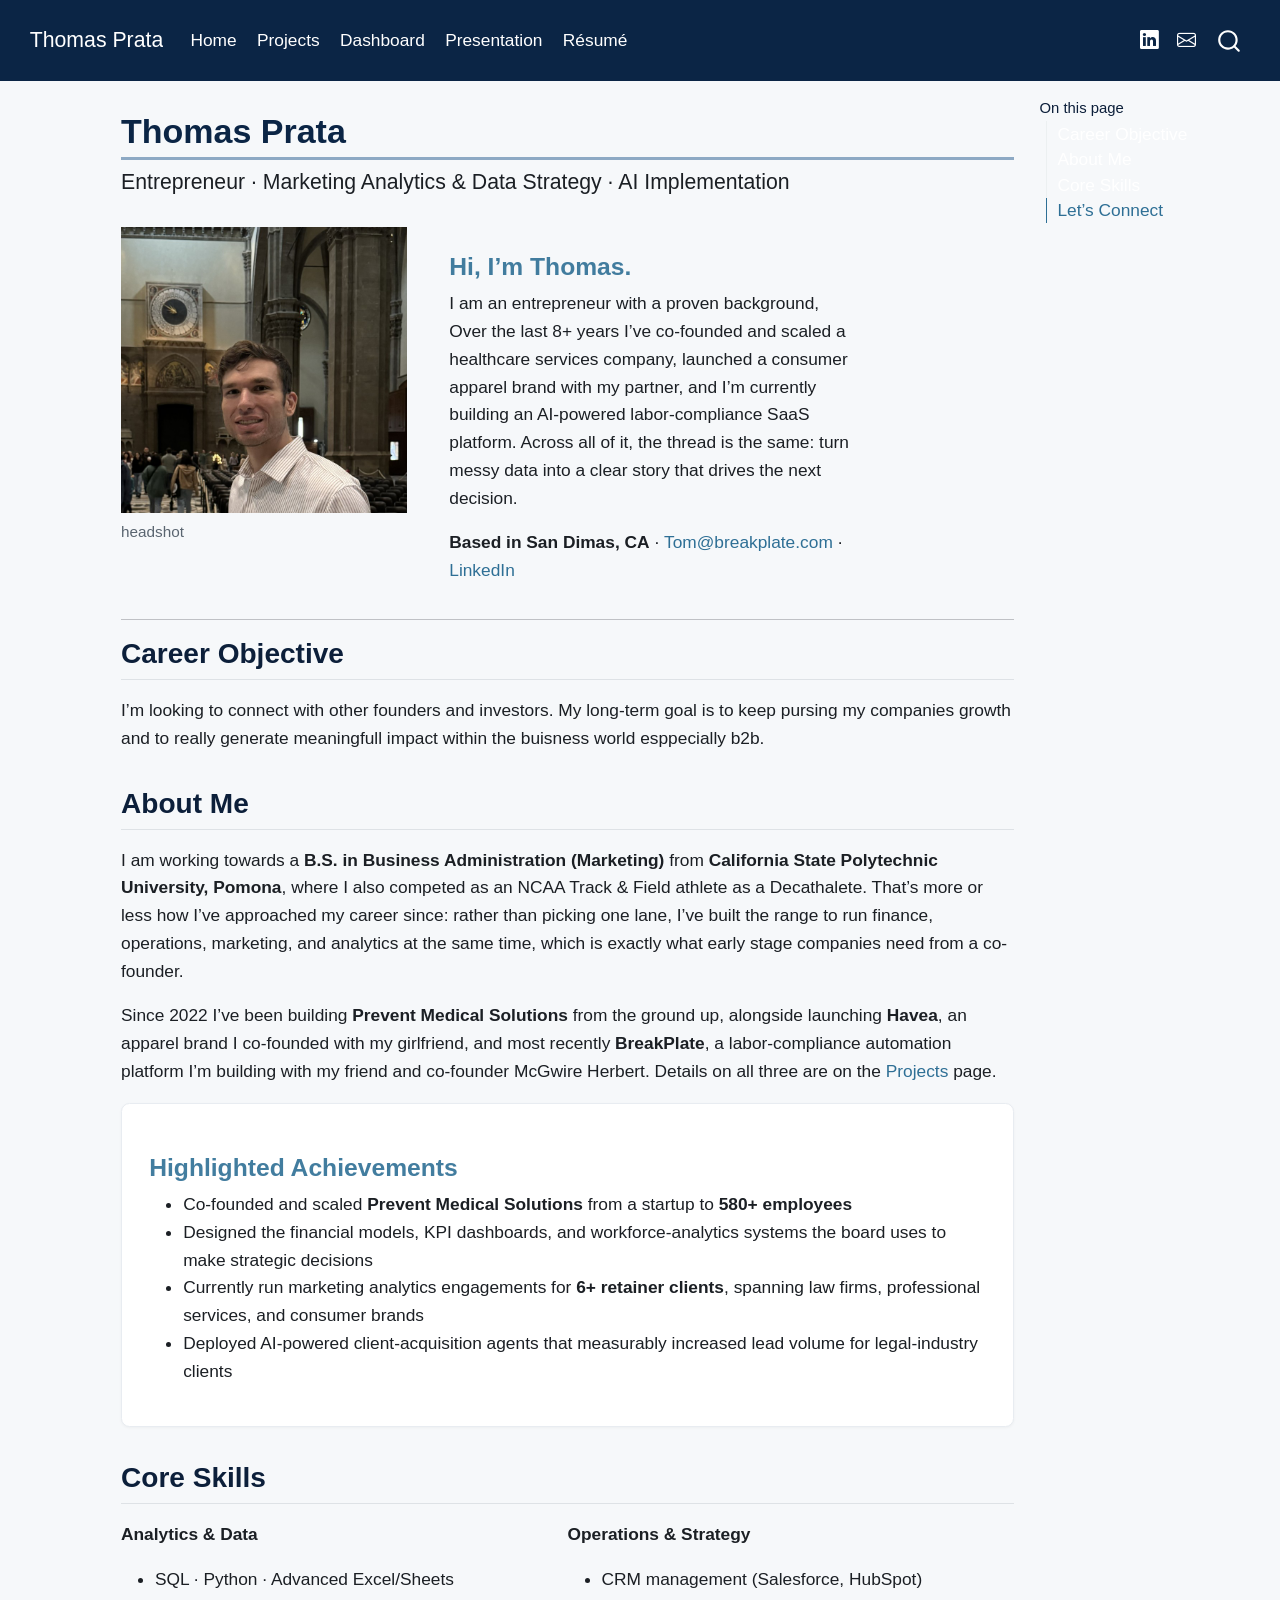
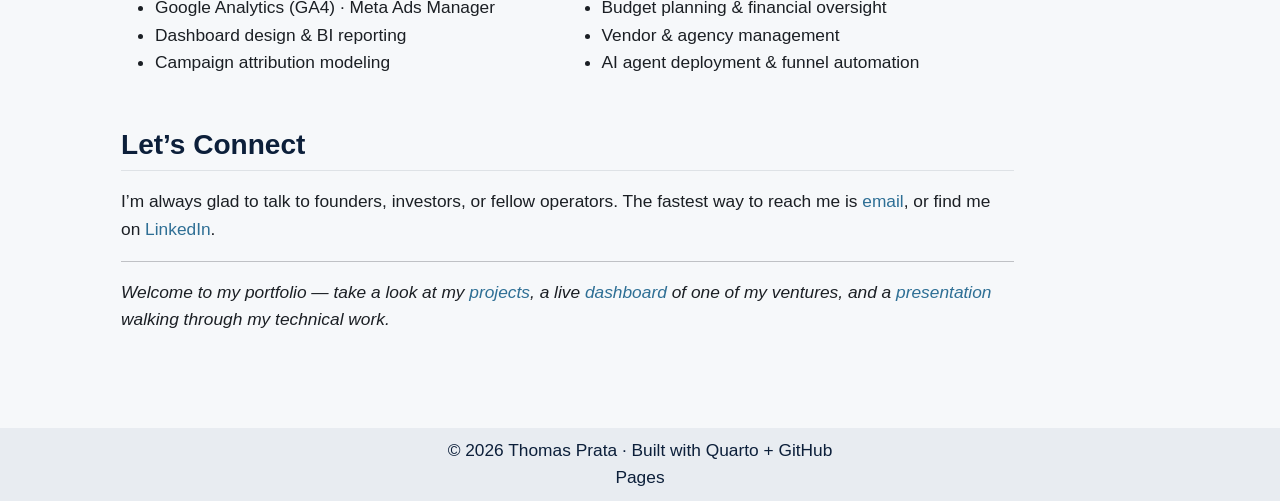
<file: index.html>
<!DOCTYPE html>
<html xmlns="http://www.w3.org/1999/xhtml" lang="en" xml:lang="en"><head>

<meta charset="utf-8">
<meta name="generator" content="quarto-1.9.38">

<meta name="viewport" content="width=device-width, initial-scale=1.0, user-scalable=yes">


<title>Thomas Prata</title>
<style>
/* Default styles provided by pandoc.
** See https://pandoc.org/MANUAL.html#variables-for-html for config info.
*/
code{white-space: pre-wrap;}
span.smallcaps{font-variant: small-caps;}
div.columns{display: flex; gap: min(4vw, 1.5em);}
div.column{flex: auto; overflow-x: auto;}
div.hanging-indent{margin-left: 1.5em; text-indent: -1.5em;}
ul.task-list{list-style: none;}
ul.task-list li input[type="checkbox"] {
  width: 0.8em;
  margin: 0 0.8em 0.2em -1em; /* quarto-specific, see https://github.com/quarto-dev/quarto-cli/issues/4556 */ 
  vertical-align: middle;
}
</style>


<script src="site_libs/quarto-nav/quarto-nav.js"></script>
<script src="site_libs/quarto-nav/headroom.min.js"></script>
<script src="site_libs/clipboard/clipboard.min.js"></script>
<script src="site_libs/quarto-search/autocomplete.umd.js"></script>
<script src="site_libs/quarto-search/fuse.min.js"></script>
<script src="site_libs/quarto-search/quarto-search.js"></script>
<meta name="quarto:offset" content="./">
<link href="./images/headshot.jpg" rel="icon" type="image/jpeg">
<script src="site_libs/quarto-html/quarto.js" type="module"></script>
<script src="site_libs/quarto-html/tabsets/tabsets.js" type="module"></script>
<script src="site_libs/quarto-html/popper.min.js"></script>
<script src="site_libs/quarto-html/tippy.umd.min.js"></script>
<script src="site_libs/quarto-html/anchor.min.js"></script>
<link href="site_libs/quarto-html/tippy.css" rel="stylesheet">
<link href="site_libs/quarto-html/quarto-syntax-highlighting-15634bcf2e68342d4ad2dfa704d543f6.css" rel="stylesheet" id="quarto-text-highlighting-styles">
<script src="site_libs/bootstrap/bootstrap.min.js"></script>
<link href="site_libs/bootstrap/bootstrap-icons.css" rel="stylesheet">
<link href="site_libs/bootstrap/bootstrap-1237b10a3a19f9f3dcc2e9f96e1206bd.min.css" rel="stylesheet" append-hash="true" id="quarto-bootstrap" data-mode="light">
<script id="quarto-search-options" type="application/json">{
  "location": "navbar",
  "copy-button": false,
  "collapse-after": 3,
  "panel-placement": "end",
  "type": "overlay",
  "limit": 50,
  "keyboard-shortcut": [
    "f",
    "/",
    "s"
  ],
  "show-item-context": false,
  "language": {
    "search-no-results-text": "No results",
    "search-matching-documents-text": "matching documents",
    "search-copy-link-title": "Copy link to search",
    "search-hide-matches-text": "Hide additional matches",
    "search-more-match-text": "more match in this document",
    "search-more-matches-text": "more matches in this document",
    "search-clear-button-title": "Clear",
    "search-text-placeholder": "",
    "search-detached-cancel-button-title": "Cancel",
    "search-submit-button-title": "Submit",
    "search-label": "Search"
  }
}</script>
<!-- Google Analytics (GA4) -->
<script async="" src="https://www.googletagmanager.com/gtag/js?id=G-QCX3G9KSPC"></script>
<script>
  window.dataLayer = window.dataLayer || [];
  function gtag(){dataLayer.push(arguments);}
  gtag('js', new Date());
  gtag('config', 'G-QCX3G9KSPC');
</script>
<!-- End Google Analytics -->

<!-- Basic SEO meta -->
<meta name="robots" content="index, follow">
<meta name="author" content="Thomas Prata">


<meta property="og:title" content="Thomas Prata">
<meta property="og:description" content="Entrepreneur · Marketing Analytics &amp; Data Strategy · AI Implementation">
<meta property="og:image" content="https://tprata24.github.io/images/headshot.jpg">
<meta property="og:site_name" content="Thomas Prata">
<meta name="twitter:title" content="Thomas Prata">
<meta name="twitter:description" content="Entrepreneur · Marketing Analytics &amp; Data Strategy · AI Implementation">
<meta name="twitter:image" content="https://tprata24.github.io/images/headshot.jpg">
<meta name="twitter:card" content="summary_large_image">
</head>

<body class="nav-fixed quarto-light">

<div id="quarto-search-results"></div>
  <header id="quarto-header" class="headroom fixed-top">
    <nav class="navbar navbar-expand-lg " data-bs-theme="dark">
      <div class="navbar-container container-fluid">
      <div class="navbar-brand-container mx-auto">
    <a class="navbar-brand" href="./index.html">
    <span class="navbar-title">Thomas Prata</span>
    </a>
  </div>
            <div id="quarto-search" class="" title="Search"></div>
          <button class="navbar-toggler" type="button" data-bs-toggle="collapse" data-bs-target="#navbarCollapse" aria-controls="navbarCollapse" role="menu" aria-expanded="false" aria-label="Toggle navigation" onclick="if (window.quartoToggleHeadroom) { window.quartoToggleHeadroom(); }">
  <span class="navbar-toggler-icon"></span>
</button>
          <div class="collapse navbar-collapse" id="navbarCollapse">
            <ul class="navbar-nav navbar-nav-scroll me-auto">
  <li class="nav-item">
    <a class="nav-link active" href="./index.html" aria-current="page"> 
<span class="menu-text">Home</span></a>
  </li>  
  <li class="nav-item">
    <a class="nav-link" href="./projects.html"> 
<span class="menu-text">Projects</span></a>
  </li>  
  <li class="nav-item">
    <a class="nav-link" href="./dashboard.html"> 
<span class="menu-text">Dashboard</span></a>
  </li>  
  <li class="nav-item">
    <a class="nav-link" href="./presentation.html"> 
<span class="menu-text">Presentation</span></a>
  </li>  
  <li class="nav-item">
    <a class="nav-link" href="./resume.html"> 
<span class="menu-text">Résumé</span></a>
  </li>  
</ul>
            <ul class="navbar-nav navbar-nav-scroll ms-auto">
  <li class="nav-item compact">
    <a class="nav-link" href="https://www.linkedin.com/search/results/all/?keywords=Thomas%20Prata"> <i class="bi bi-linkedin" role="img" aria-label="LinkedIn">
</i> 
<span class="menu-text"></span></a>
  </li>  
  <li class="nav-item compact">
    <a class="nav-link" href="mailto:Tom@breakplate.com"> <i class="bi bi-envelope" role="img" aria-label="Email">
</i> 
<span class="menu-text"></span></a>
  </li>  
</ul>
          </div> <!-- /navcollapse -->
            <div class="quarto-navbar-tools">
</div>
      </div> <!-- /container-fluid -->
    </nav>
</header>
<!-- content -->
<div id="quarto-content" class="quarto-container page-columns page-rows-contents page-layout-article page-navbar">
<!-- sidebar -->
<!-- margin-sidebar -->
    <div id="quarto-margin-sidebar" class="sidebar margin-sidebar">
        <nav id="TOC" role="doc-toc" class="toc-active">
    <h2 id="toc-title">On this page</h2>
   
  <ul>
  <li><a href="#career-objective" id="toc-career-objective" class="nav-link active" data-scroll-target="#career-objective">Career Objective</a></li>
  <li><a href="#about-me" id="toc-about-me" class="nav-link" data-scroll-target="#about-me">About Me</a>
  <ul class="collapse">
  <li><a href="#highlighted-achievements" id="toc-highlighted-achievements" class="nav-link" data-scroll-target="#highlighted-achievements">Highlighted Achievements</a></li>
  </ul></li>
  <li><a href="#core-skills" id="toc-core-skills" class="nav-link" data-scroll-target="#core-skills">Core Skills</a></li>
  <li><a href="#lets-connect" id="toc-lets-connect" class="nav-link" data-scroll-target="#lets-connect">Let’s Connect</a></li>
  </ul>
</nav>
    </div>
<!-- main -->
<main class="content" id="quarto-document-content">

<header id="title-block-header" class="quarto-title-block default">
<div class="quarto-title">
<h1 class="title">Thomas Prata</h1>
<p class="subtitle lead">Entrepreneur · Marketing Analytics &amp; Data Strategy · AI Implementation</p>
</div>



<div class="quarto-title-meta">

    
  
    
  </div>
  


</header>


<div class="columns">
<div class="column" style="width:32%;">
<div class="quarto-figure quarto-figure-center" style="border-radius: 50%; aspect-ratio: 1 / 1; object-fit: cover; object-position: center 30%; display: block;">
<figure class="figure">
<p><img src="images/headshot.jpg" class="img-fluid figure-img" style="width:100.0%"></p>
<figcaption>headshot</figcaption>
</figure>
</div>
</div><div class="column" style="padding-left: 2.5rem;">
<section id="hi-im-thomas." class="level3">
<h3 class="anchored" data-anchor-id="hi-im-thomas.">Hi, I’m Thomas.</h3>
<p>I am an entrepreneur with a proven background, Over the last 8+ years I’ve co-founded and scaled a healthcare services company, launched a consumer apparel brand with my partner, and I’m currently building an AI-powered labor-compliance SaaS platform. Across all of it, the thread is the same: turn messy data into a clear story that drives the next decision.</p>
<p><strong>Based in San Dimas, CA</strong> · <a href="mailto:Tom@breakplate.com">Tom@breakplate.com</a> · <a href="https://www.linkedin.com/search/results/all/?keywords=Thomas%20Prata">LinkedIn</a></p>
</section>
</div>
</div>
<hr>
<section id="career-objective" class="level2">
<h2 class="anchored" data-anchor-id="career-objective">Career Objective</h2>
<p>I’m looking to connect with other founders and investors. My long-term goal is to keep pursing my companies growth and to really generate meaningfull impact within the buisness world esppecially b2b.</p>
</section>
<section id="about-me" class="level2">
<h2 class="anchored" data-anchor-id="about-me">About Me</h2>
<p>I am working towards a <strong>B.S. in Business Administration (Marketing)</strong> from <strong>California State Polytechnic University, Pomona</strong>, where I also competed as an NCAA Track &amp; Field athlete as a Decathalete. That’s more or less how I’ve approached my career since: rather than picking one lane, I’ve built the range to run finance, operations, marketing, and analytics at the same time, which is exactly what early stage companies need from a co-founder.</p>
<p>Since 2022 I’ve been building <strong>Prevent Medical Solutions</strong> from the ground up, alongside launching <strong>Havea</strong>, an apparel brand I co-founded with my girlfriend, and most recently <strong>BreakPlate</strong>, a labor-compliance automation platform I’m building with my friend and co-founder McGwire Herbert. Details on all three are on the <a href="./projects.html">Projects</a> page.</p>
<section id="highlighted-achievements" class="level3 card-section">
<h3 class="anchored" data-anchor-id="highlighted-achievements">Highlighted Achievements</h3>
<ul>
<li>Co-founded and scaled <strong>Prevent Medical Solutions</strong> from a startup to <strong>580+ employees</strong></li>
<li>Designed the financial models, KPI dashboards, and workforce-analytics systems the board uses to make strategic decisions</li>
<li>Currently run marketing analytics engagements for <strong>6+ retainer clients</strong>, spanning law firms, professional services, and consumer brands</li>
<li>Deployed AI-powered client-acquisition agents that measurably increased lead volume for legal-industry clients</li>
</ul>
</section>
</section>
<section id="core-skills" class="level2">
<h2 class="anchored" data-anchor-id="core-skills">Core Skills</h2>
<div class="columns">
<div class="column" style="width:50%;">
<p><strong>Analytics &amp; Data</strong></p>
<ul>
<li>SQL · Python · Advanced Excel/Sheets</li>
<li>Google Analytics (GA4) · Meta Ads Manager</li>
<li>Dashboard design &amp; BI reporting</li>
<li>Campaign attribution modeling</li>
</ul>
</div><div class="column" style="width:50%;">
<p><strong>Operations &amp; Strategy</strong></p>
<ul>
<li>CRM management (Salesforce, HubSpot)</li>
<li>Budget planning &amp; financial oversight</li>
<li>Vendor &amp; agency management</li>
<li>AI agent deployment &amp; funnel automation</li>
</ul>
</div>
</div>
</section>
<section id="lets-connect" class="level2">
<h2 class="anchored" data-anchor-id="lets-connect">Let’s Connect</h2>
<p>I’m always glad to talk to founders, investors, or fellow operators. The fastest way to reach me is <a href="mailto:Tom@breakplate.com">email</a>, or find me on <a href="https://www.linkedin.com/search/results/all/?keywords=Thomas%20Prata">LinkedIn</a>.</p>
<hr>
<p><em>Welcome to my portfolio — take a look at my <a href="./projects.html">projects</a>, a live <a href="./dashboard.html">dashboard</a> of one of my ventures, and a <a href="./presentation.html">presentation</a> walking through my technical work.</em></p>


</section>

</main> <!-- /main -->
<script id="quarto-html-after-body" type="application/javascript">
  window.document.addEventListener("DOMContentLoaded", function (event) {
    const icon = "";
    const anchorJS = new window.AnchorJS();
    anchorJS.options = {
      placement: 'right',
      icon: icon
    };
    anchorJS.add('.anchored');
    const isCodeAnnotation = (el) => {
      for (const clz of el.classList) {
        if (clz.startsWith('code-annotation-')) {                     
          return true;
        }
      }
      return false;
    }
    const onCopySuccess = function(e) {
      // button target
      const button = e.trigger;
      // don't keep focus
      button.blur();
      // flash "checked"
      button.classList.add('code-copy-button-checked');
      var currentTitle = button.getAttribute("title");
      button.setAttribute("title", "Copied!");
      let tooltip;
      if (window.bootstrap) {
        button.setAttribute("data-bs-toggle", "tooltip");
        button.setAttribute("data-bs-placement", "left");
        button.setAttribute("data-bs-title", "Copied!");
        tooltip = new bootstrap.Tooltip(button, 
          { trigger: "manual", 
            customClass: "code-copy-button-tooltip",
            offset: [0, -8]});
        tooltip.show();    
      }
      setTimeout(function() {
        if (tooltip) {
          tooltip.hide();
          button.removeAttribute("data-bs-title");
          button.removeAttribute("data-bs-toggle");
          button.removeAttribute("data-bs-placement");
        }
        button.setAttribute("title", currentTitle);
        button.classList.remove('code-copy-button-checked');
      }, 1000);
      // clear code selection
      e.clearSelection();
    }
    const getTextToCopy = function(trigger) {
      const outerScaffold = trigger.parentElement.cloneNode(true);
      const codeEl = outerScaffold.querySelector('code');
      for (const childEl of codeEl.children) {
        if (isCodeAnnotation(childEl)) {
          childEl.remove();
        }
      }
      return codeEl.innerText;
    }
    const clipboard = new window.ClipboardJS('.code-copy-button:not([data-in-quarto-modal])', {
      text: getTextToCopy
    });
    clipboard.on('success', onCopySuccess);
    if (window.document.getElementById('quarto-embedded-source-code-modal')) {
      const clipboardModal = new window.ClipboardJS('.code-copy-button[data-in-quarto-modal]', {
        text: getTextToCopy,
        container: window.document.getElementById('quarto-embedded-source-code-modal')
      });
      clipboardModal.on('success', onCopySuccess);
    }
      var localhostRegex = new RegExp(/^(?:http|https):\/\/localhost\:?[0-9]*\//);
      var mailtoRegex = new RegExp(/^mailto:/);
        var filterRegex = new RegExp("https:\/\/tprata24\.github\.io");
      var isInternal = (href) => {
          return filterRegex.test(href) || localhostRegex.test(href) || mailtoRegex.test(href);
      }
      // Inspect non-navigation links and adorn them if external
     var links = window.document.querySelectorAll('a[href]:not(.nav-link):not(.navbar-brand):not(.toc-action):not(.sidebar-link):not(.sidebar-item-toggle):not(.pagination-link):not(.no-external):not([aria-hidden]):not(.dropdown-item):not(.quarto-navigation-tool):not(.about-link)');
      for (var i=0; i<links.length; i++) {
        const link = links[i];
        if (!isInternal(link.href)) {
          // undo the damage that might have been done by quarto-nav.js in the case of
          // links that we want to consider external
          if (link.dataset.originalHref !== undefined) {
            link.href = link.dataset.originalHref;
          }
        }
      }
    function tippyHover(el, contentFn, onTriggerFn, onUntriggerFn) {
      const config = {
        allowHTML: true,
        maxWidth: 500,
        delay: 100,
        arrow: false,
        appendTo: function(el) {
            return el.parentElement;
        },
        interactive: true,
        interactiveBorder: 10,
        theme: 'quarto',
        placement: 'bottom-start',
      };
      if (contentFn) {
        config.content = contentFn;
      }
      if (onTriggerFn) {
        config.onTrigger = onTriggerFn;
      }
      if (onUntriggerFn) {
        config.onUntrigger = onUntriggerFn;
      }
      window.tippy(el, config); 
    }
    const noterefs = window.document.querySelectorAll('a[role="doc-noteref"]');
    for (var i=0; i<noterefs.length; i++) {
      const ref = noterefs[i];
      tippyHover(ref, function() {
        // use id or data attribute instead here
        let href = ref.getAttribute('data-footnote-href') || ref.getAttribute('href');
        try { href = new URL(href).hash; } catch {}
        const id = href.replace(/^#\/?/, "");
        const note = window.document.getElementById(id);
        if (note) {
          return note.innerHTML;
        } else {
          return "";
        }
      });
    }
    const xrefs = window.document.querySelectorAll('a.quarto-xref');
    const processXRef = (id, note) => {
      // Strip column container classes
      const stripColumnClz = (el) => {
        el.classList.remove("page-full", "page-columns");
        if (el.children) {
          for (const child of el.children) {
            stripColumnClz(child);
          }
        }
      }
      stripColumnClz(note)
      if (id === null || id.startsWith('sec-')) {
        // Special case sections, only their first couple elements
        const container = document.createElement("div");
        if (note.children && note.children.length > 2) {
          container.appendChild(note.children[0].cloneNode(true));
          for (let i = 1; i < note.children.length; i++) {
            const child = note.children[i];
            if (child.tagName === "P" && child.innerText === "") {
              continue;
            } else {
              container.appendChild(child.cloneNode(true));
              break;
            }
          }
          if (window.Quarto?.typesetMath) {
            window.Quarto.typesetMath(container);
          }
          return container.innerHTML
        } else {
          if (window.Quarto?.typesetMath) {
            window.Quarto.typesetMath(note);
          }
          return note.innerHTML;
        }
      } else {
        // Remove any anchor links if they are present
        const anchorLink = note.querySelector('a.anchorjs-link');
        if (anchorLink) {
          anchorLink.remove();
        }
        if (window.Quarto?.typesetMath) {
          window.Quarto.typesetMath(note);
        }
        if (note.classList.contains("callout")) {
          return note.outerHTML;
        } else {
          return note.innerHTML;
        }
      }
    }
    for (var i=0; i<xrefs.length; i++) {
      const xref = xrefs[i];
      tippyHover(xref, undefined, function(instance) {
        instance.disable();
        let url = xref.getAttribute('href');
        let hash = undefined; 
        if (url.startsWith('#')) {
          hash = url;
        } else {
          try { hash = new URL(url).hash; } catch {}
        }
        if (hash) {
          const id = hash.replace(/^#\/?/, "");
          const note = window.document.getElementById(id);
          if (note !== null) {
            try {
              const html = processXRef(id, note.cloneNode(true));
              instance.setContent(html);
            } finally {
              instance.enable();
              instance.show();
            }
          } else {
            // See if we can fetch this
            fetch(url.split('#')[0])
            .then(res => res.text())
            .then(html => {
              const parser = new DOMParser();
              const htmlDoc = parser.parseFromString(html, "text/html");
              const note = htmlDoc.getElementById(id);
              if (note !== null) {
                const html = processXRef(id, note);
                instance.setContent(html);
              } 
            }).finally(() => {
              instance.enable();
              instance.show();
            });
          }
        } else {
          // See if we can fetch a full url (with no hash to target)
          // This is a special case and we should probably do some content thinning / targeting
          fetch(url)
          .then(res => res.text())
          .then(html => {
            const parser = new DOMParser();
            const htmlDoc = parser.parseFromString(html, "text/html");
            const note = htmlDoc.querySelector('main.content');
            if (note !== null) {
              // This should only happen for chapter cross references
              // (since there is no id in the URL)
              // remove the first header
              if (note.children.length > 0 && note.children[0].tagName === "HEADER") {
                note.children[0].remove();
              }
              const html = processXRef(null, note);
              instance.setContent(html);
            } 
          }).finally(() => {
            instance.enable();
            instance.show();
          });
        }
      }, function(instance) {
      });
    }
        let selectedAnnoteEl;
        const selectorForAnnotation = ( cell, annotation) => {
          let cellAttr = 'data-code-cell="' + cell + '"';
          let lineAttr = 'data-code-annotation="' +  annotation + '"';
          const selector = 'span[' + cellAttr + '][' + lineAttr + ']';
          return selector;
        }
        const selectCodeLines = (annoteEl) => {
          const doc = window.document;
          const targetCell = annoteEl.getAttribute("data-target-cell");
          const targetAnnotation = annoteEl.getAttribute("data-target-annotation");
          const annoteSpan = window.document.querySelector(selectorForAnnotation(targetCell, targetAnnotation));
          const lines = annoteSpan.getAttribute("data-code-lines").split(",");
          const lineIds = lines.map((line) => {
            return targetCell + "-" + line;
          })
          let top = null;
          let height = null;
          let parent = null;
          if (lineIds.length > 0) {
              //compute the position of the single el (top and bottom and make a div)
              const el = window.document.getElementById(lineIds[0]);
              top = el.offsetTop;
              height = el.offsetHeight;
              parent = el.parentElement.parentElement;
            if (lineIds.length > 1) {
              const lastEl = window.document.getElementById(lineIds[lineIds.length - 1]);
              const bottom = lastEl.offsetTop + lastEl.offsetHeight;
              height = bottom - top;
            }
            if (top !== null && height !== null && parent !== null) {
              // cook up a div (if necessary) and position it 
              let div = window.document.getElementById("code-annotation-line-highlight");
              if (div === null) {
                div = window.document.createElement("div");
                div.setAttribute("id", "code-annotation-line-highlight");
                div.style.position = 'absolute';
                parent.appendChild(div);
              }
              div.style.top = top - 2 + "px";
              div.style.height = height + 4 + "px";
              div.style.left = 0;
              let gutterDiv = window.document.getElementById("code-annotation-line-highlight-gutter");
              if (gutterDiv === null) {
                gutterDiv = window.document.createElement("div");
                gutterDiv.setAttribute("id", "code-annotation-line-highlight-gutter");
                gutterDiv.style.position = 'absolute';
                const codeCell = window.document.getElementById(targetCell);
                const gutter = codeCell.querySelector('.code-annotation-gutter');
                gutter.appendChild(gutterDiv);
              }
              gutterDiv.style.top = top - 2 + "px";
              gutterDiv.style.height = height + 4 + "px";
            }
            selectedAnnoteEl = annoteEl;
          }
        };
        const unselectCodeLines = () => {
          const elementsIds = ["code-annotation-line-highlight", "code-annotation-line-highlight-gutter"];
          elementsIds.forEach((elId) => {
            const div = window.document.getElementById(elId);
            if (div) {
              div.remove();
            }
          });
          selectedAnnoteEl = undefined;
        };
          // Handle positioning of the toggle
      window.addEventListener(
        "resize",
        throttle(() => {
          elRect = undefined;
          if (selectedAnnoteEl) {
            selectCodeLines(selectedAnnoteEl);
          }
        }, 10)
      );
      function throttle(fn, ms) {
      let throttle = false;
      let timer;
        return (...args) => {
          if(!throttle) { // first call gets through
              fn.apply(this, args);
              throttle = true;
          } else { // all the others get throttled
              if(timer) clearTimeout(timer); // cancel #2
              timer = setTimeout(() => {
                fn.apply(this, args);
                timer = throttle = false;
              }, ms);
          }
        };
      }
        // Attach click handler to the DT
        const annoteDls = window.document.querySelectorAll('dt[data-target-cell]');
        for (const annoteDlNode of annoteDls) {
          annoteDlNode.addEventListener('click', (event) => {
            const clickedEl = event.target;
            if (clickedEl !== selectedAnnoteEl) {
              unselectCodeLines();
              const activeEl = window.document.querySelector('dt[data-target-cell].code-annotation-active');
              if (activeEl) {
                activeEl.classList.remove('code-annotation-active');
              }
              selectCodeLines(clickedEl);
              clickedEl.classList.add('code-annotation-active');
            } else {
              // Unselect the line
              unselectCodeLines();
              clickedEl.classList.remove('code-annotation-active');
            }
          });
        }
    const findCites = (el) => {
      const parentEl = el.parentElement;
      if (parentEl) {
        const cites = parentEl.dataset.cites;
        if (cites) {
          return {
            el,
            cites: cites.split(' ')
          };
        } else {
          return findCites(el.parentElement)
        }
      } else {
        return undefined;
      }
    };
    var bibliorefs = window.document.querySelectorAll('a[role="doc-biblioref"]');
    for (var i=0; i<bibliorefs.length; i++) {
      const ref = bibliorefs[i];
      const citeInfo = findCites(ref);
      if (citeInfo) {
        tippyHover(citeInfo.el, function() {
          var popup = window.document.createElement('div');
          citeInfo.cites.forEach(function(cite) {
            var citeDiv = window.document.createElement('div');
            citeDiv.classList.add('hanging-indent');
            citeDiv.classList.add('csl-entry');
            var biblioDiv = window.document.getElementById('ref-' + cite);
            if (biblioDiv) {
              citeDiv.innerHTML = biblioDiv.innerHTML;
            }
            popup.appendChild(citeDiv);
          });
          return popup.innerHTML;
        });
      }
    }
  });
  </script>
</div> <!-- /content -->
<footer class="footer">
  <div class="nav-footer">
    <div class="nav-footer-left">
      &nbsp;
    </div>   
    <div class="nav-footer-center">
<p>© 2026 Thomas Prata · Built with Quarto + GitHub Pages</p>
</div>
    <div class="nav-footer-right">
      &nbsp;
    </div>
  </div>
</footer>




</body></html>
</file>
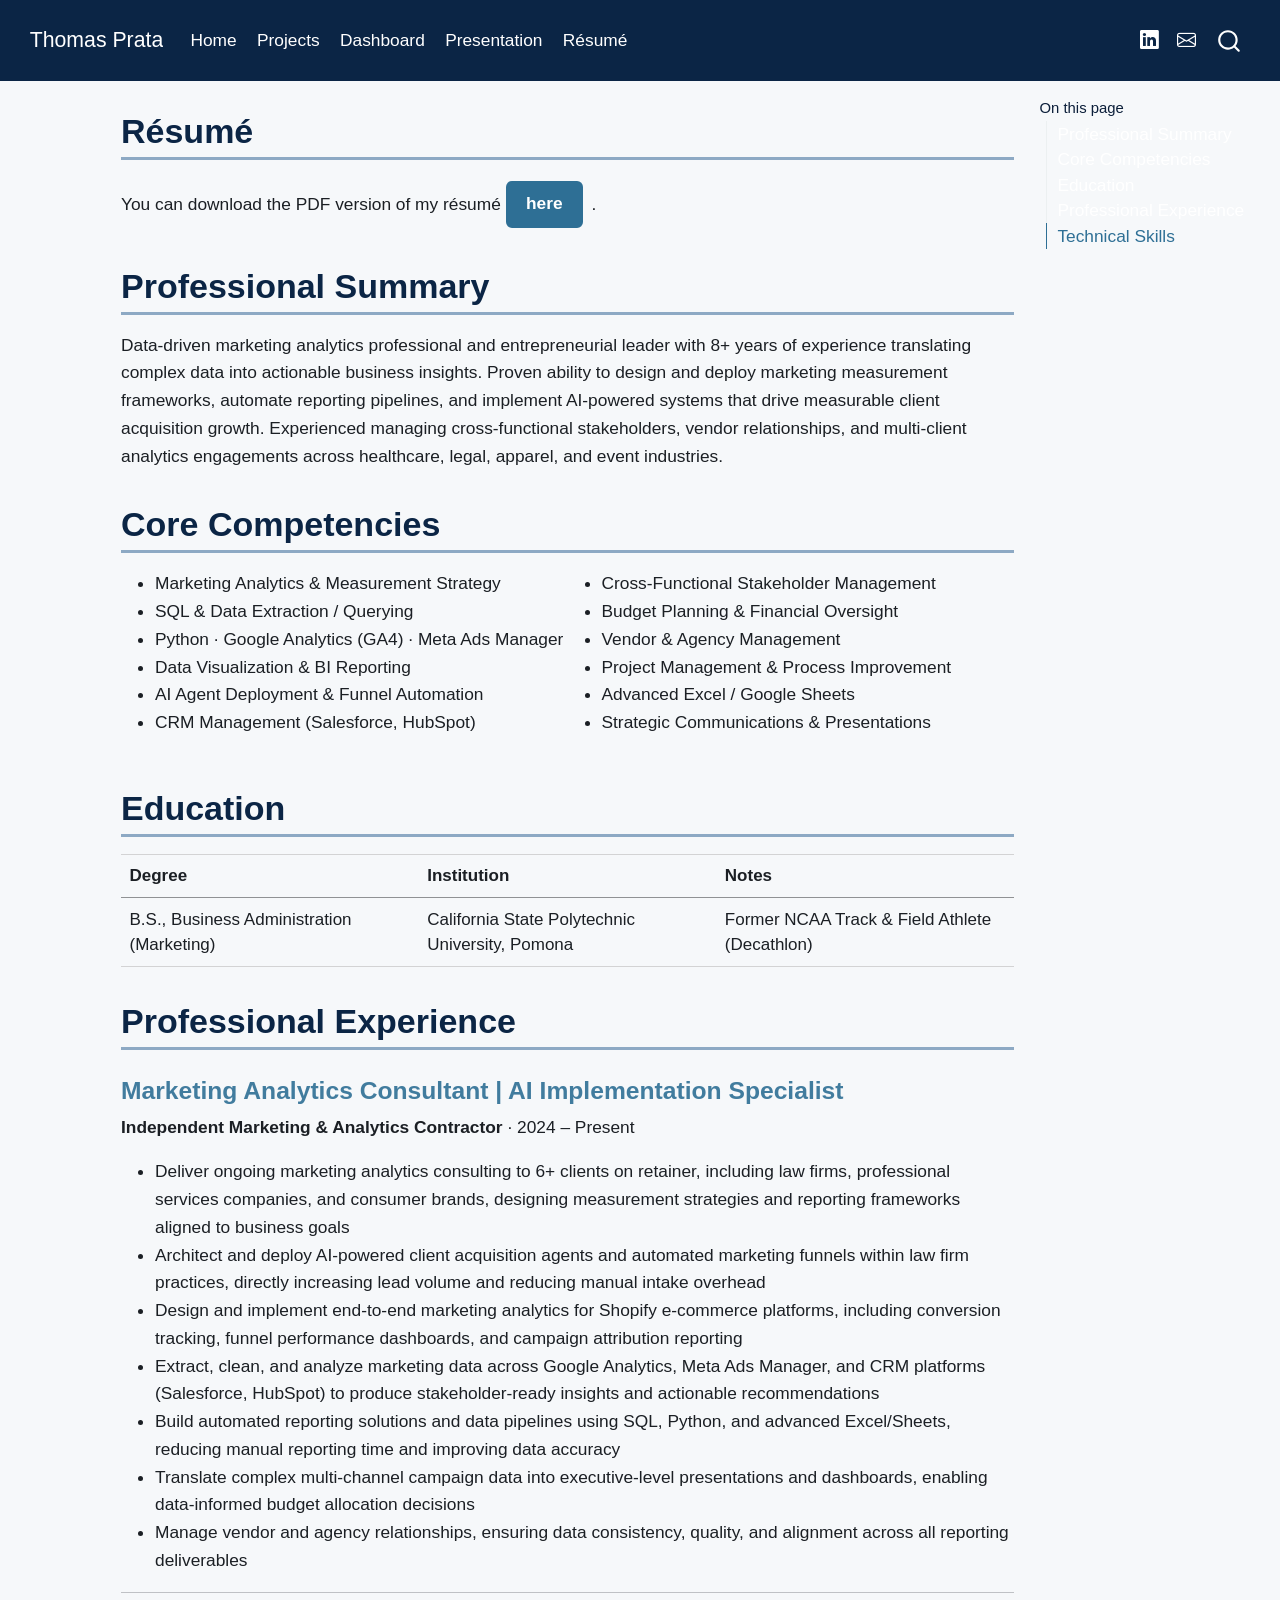
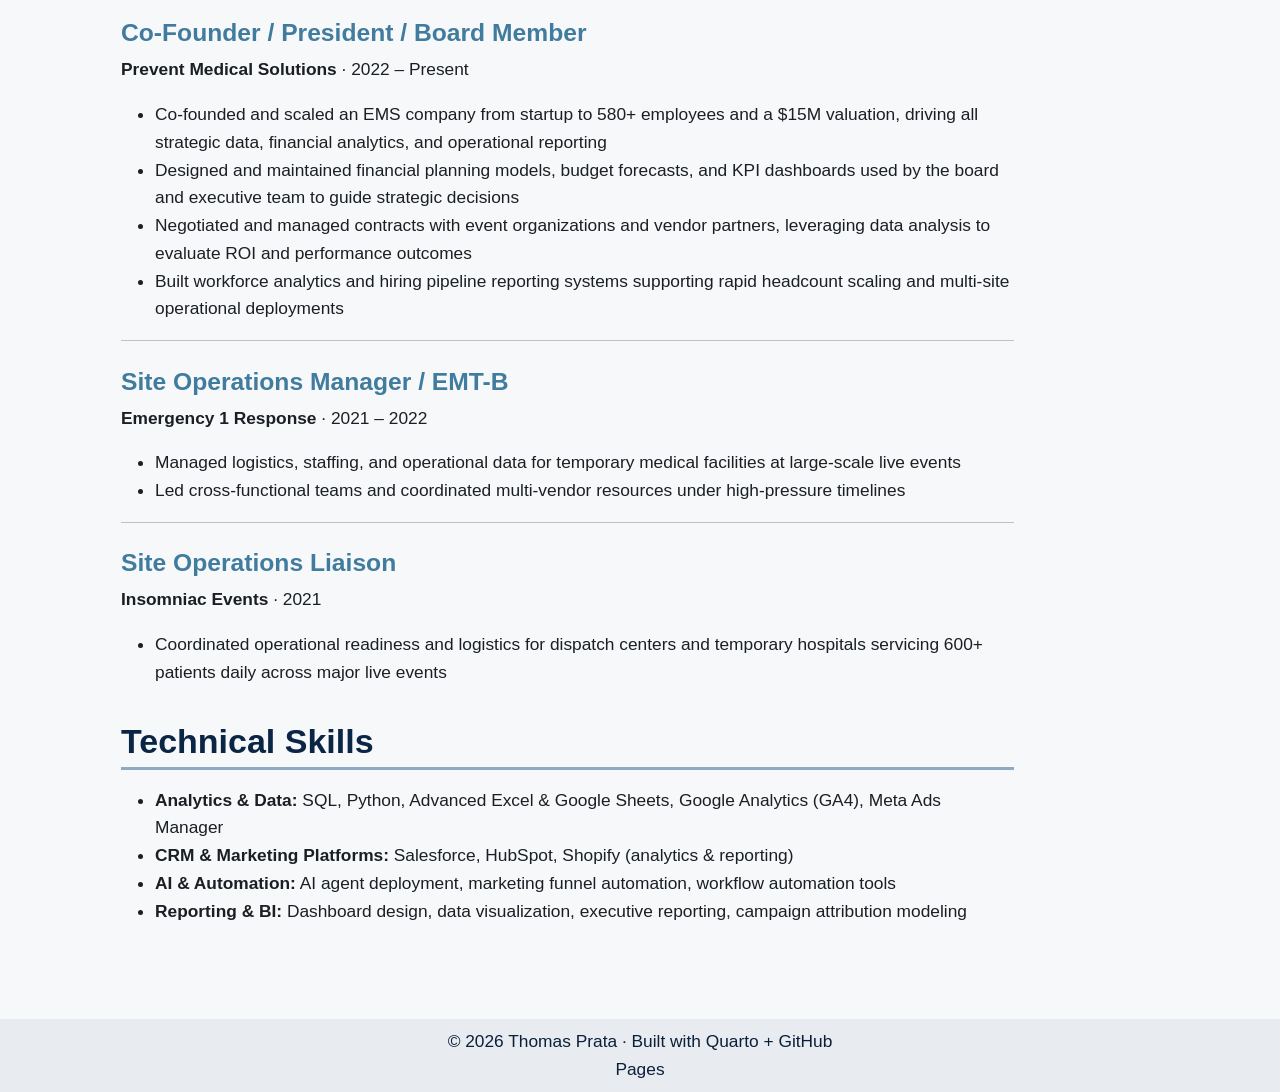
<file: resume.html>
<!DOCTYPE html>
<html xmlns="http://www.w3.org/1999/xhtml" lang="en" xml:lang="en"><head>

<meta charset="utf-8">
<meta name="generator" content="quarto-1.9.38">

<meta name="viewport" content="width=device-width, initial-scale=1.0, user-scalable=yes">


<title>Résumé – Thomas Prata</title>
<style>
/* Default styles provided by pandoc.
** See https://pandoc.org/MANUAL.html#variables-for-html for config info.
*/
code{white-space: pre-wrap;}
span.smallcaps{font-variant: small-caps;}
div.columns{display: flex; gap: min(4vw, 1.5em);}
div.column{flex: auto; overflow-x: auto;}
div.hanging-indent{margin-left: 1.5em; text-indent: -1.5em;}
ul.task-list{list-style: none;}
ul.task-list li input[type="checkbox"] {
  width: 0.8em;
  margin: 0 0.8em 0.2em -1em; /* quarto-specific, see https://github.com/quarto-dev/quarto-cli/issues/4556 */ 
  vertical-align: middle;
}
</style>


<script src="site_libs/quarto-nav/quarto-nav.js"></script>
<script src="site_libs/quarto-nav/headroom.min.js"></script>
<script src="site_libs/clipboard/clipboard.min.js"></script>
<script src="site_libs/quarto-search/autocomplete.umd.js"></script>
<script src="site_libs/quarto-search/fuse.min.js"></script>
<script src="site_libs/quarto-search/quarto-search.js"></script>
<meta name="quarto:offset" content="./">
<link href="./images/headshot.jpg" rel="icon" type="image/jpeg">
<script src="site_libs/quarto-html/quarto.js" type="module"></script>
<script src="site_libs/quarto-html/tabsets/tabsets.js" type="module"></script>
<script src="site_libs/quarto-html/popper.min.js"></script>
<script src="site_libs/quarto-html/tippy.umd.min.js"></script>
<script src="site_libs/quarto-html/anchor.min.js"></script>
<link href="site_libs/quarto-html/tippy.css" rel="stylesheet">
<link href="site_libs/quarto-html/quarto-syntax-highlighting-15634bcf2e68342d4ad2dfa704d543f6.css" rel="stylesheet" id="quarto-text-highlighting-styles">
<script src="site_libs/bootstrap/bootstrap.min.js"></script>
<link href="site_libs/bootstrap/bootstrap-icons.css" rel="stylesheet">
<link href="site_libs/bootstrap/bootstrap-1237b10a3a19f9f3dcc2e9f96e1206bd.min.css" rel="stylesheet" append-hash="true" id="quarto-bootstrap" data-mode="light">
<script id="quarto-search-options" type="application/json">{
  "location": "navbar",
  "copy-button": false,
  "collapse-after": 3,
  "panel-placement": "end",
  "type": "overlay",
  "limit": 50,
  "keyboard-shortcut": [
    "f",
    "/",
    "s"
  ],
  "show-item-context": false,
  "language": {
    "search-no-results-text": "No results",
    "search-matching-documents-text": "matching documents",
    "search-copy-link-title": "Copy link to search",
    "search-hide-matches-text": "Hide additional matches",
    "search-more-match-text": "more match in this document",
    "search-more-matches-text": "more matches in this document",
    "search-clear-button-title": "Clear",
    "search-text-placeholder": "",
    "search-detached-cancel-button-title": "Cancel",
    "search-submit-button-title": "Submit",
    "search-label": "Search"
  }
}</script>
<!-- Google Analytics (GA4) -->
<script async="" src="https://www.googletagmanager.com/gtag/js?id=G-QCX3G9KSPC"></script>
<script>
  window.dataLayer = window.dataLayer || [];
  function gtag(){dataLayer.push(arguments);}
  gtag('js', new Date());
  gtag('config', 'G-QCX3G9KSPC');
</script>
<!-- End Google Analytics -->

<!-- Basic SEO meta -->
<meta name="robots" content="index, follow">
<meta name="author" content="Thomas Prata">


<meta property="og:title" content="Résumé – Thomas Prata">
<meta property="og:description" content="Entrepreneur &amp; marketing analytics professional — building data-driven companies in healthcare services, consumer apparel, and labor-compliance SaaS.">
<meta property="og:site_name" content="Thomas Prata">
<meta name="twitter:title" content="Résumé – Thomas Prata">
<meta name="twitter:description" content="Entrepreneur &amp; marketing analytics professional — building data-driven companies in healthcare services, consumer apparel, and labor-compliance SaaS.">
<meta name="twitter:card" content="summary">
</head>

<body class="nav-fixed quarto-light">

<div id="quarto-search-results"></div>
  <header id="quarto-header" class="headroom fixed-top">
    <nav class="navbar navbar-expand-lg " data-bs-theme="dark">
      <div class="navbar-container container-fluid">
      <div class="navbar-brand-container mx-auto">
    <a class="navbar-brand" href="./index.html">
    <span class="navbar-title">Thomas Prata</span>
    </a>
  </div>
            <div id="quarto-search" class="" title="Search"></div>
          <button class="navbar-toggler" type="button" data-bs-toggle="collapse" data-bs-target="#navbarCollapse" aria-controls="navbarCollapse" role="menu" aria-expanded="false" aria-label="Toggle navigation" onclick="if (window.quartoToggleHeadroom) { window.quartoToggleHeadroom(); }">
  <span class="navbar-toggler-icon"></span>
</button>
          <div class="collapse navbar-collapse" id="navbarCollapse">
            <ul class="navbar-nav navbar-nav-scroll me-auto">
  <li class="nav-item">
    <a class="nav-link" href="./index.html"> 
<span class="menu-text">Home</span></a>
  </li>  
  <li class="nav-item">
    <a class="nav-link" href="./projects.html"> 
<span class="menu-text">Projects</span></a>
  </li>  
  <li class="nav-item">
    <a class="nav-link" href="./dashboard.html"> 
<span class="menu-text">Dashboard</span></a>
  </li>  
  <li class="nav-item">
    <a class="nav-link" href="./presentation.html"> 
<span class="menu-text">Presentation</span></a>
  </li>  
  <li class="nav-item">
    <a class="nav-link active" href="./resume.html" aria-current="page"> 
<span class="menu-text">Résumé</span></a>
  </li>  
</ul>
            <ul class="navbar-nav navbar-nav-scroll ms-auto">
  <li class="nav-item compact">
    <a class="nav-link" href="https://www.linkedin.com/search/results/all/?keywords=Thomas%20Prata"> <i class="bi bi-linkedin" role="img" aria-label="LinkedIn">
</i> 
<span class="menu-text"></span></a>
  </li>  
  <li class="nav-item compact">
    <a class="nav-link" href="mailto:Tom@breakplate.com"> <i class="bi bi-envelope" role="img" aria-label="Email">
</i> 
<span class="menu-text"></span></a>
  </li>  
</ul>
          </div> <!-- /navcollapse -->
            <div class="quarto-navbar-tools">
</div>
      </div> <!-- /container-fluid -->
    </nav>
</header>
<!-- content -->
<div id="quarto-content" class="quarto-container page-columns page-rows-contents page-layout-article page-navbar">
<!-- sidebar -->
<!-- margin-sidebar -->
    <div id="quarto-margin-sidebar" class="sidebar margin-sidebar">
        <nav id="TOC" role="doc-toc" class="toc-active">
    <h2 id="toc-title">On this page</h2>
   
  <ul>
  <li><a href="#professional-summary" id="toc-professional-summary" class="nav-link active" data-scroll-target="#professional-summary">Professional Summary</a></li>
  <li><a href="#core-competencies" id="toc-core-competencies" class="nav-link" data-scroll-target="#core-competencies">Core Competencies</a></li>
  <li><a href="#education" id="toc-education" class="nav-link" data-scroll-target="#education">Education</a></li>
  <li><a href="#professional-experience" id="toc-professional-experience" class="nav-link" data-scroll-target="#professional-experience">Professional Experience</a>
  <ul class="collapse">
  <li><a href="#marketing-analytics-consultant-ai-implementation-specialist" id="toc-marketing-analytics-consultant-ai-implementation-specialist" class="nav-link" data-scroll-target="#marketing-analytics-consultant-ai-implementation-specialist">Marketing Analytics Consultant | AI Implementation Specialist</a></li>
  <li><a href="#co-founder-president-board-member" id="toc-co-founder-president-board-member" class="nav-link" data-scroll-target="#co-founder-president-board-member">Co-Founder / President / Board Member</a></li>
  <li><a href="#site-operations-manager-emt-b" id="toc-site-operations-manager-emt-b" class="nav-link" data-scroll-target="#site-operations-manager-emt-b">Site Operations Manager / EMT-B</a></li>
  <li><a href="#site-operations-liaison" id="toc-site-operations-liaison" class="nav-link" data-scroll-target="#site-operations-liaison">Site Operations Liaison</a></li>
  </ul></li>
  <li><a href="#technical-skills" id="toc-technical-skills" class="nav-link" data-scroll-target="#technical-skills">Technical Skills</a></li>
  </ul>
</nav>
    </div>
<!-- main -->
<main class="content" id="quarto-document-content">

<header id="title-block-header" class="quarto-title-block default">
<div class="quarto-title">
<h1 class="title">Résumé</h1>
</div>



<div class="quarto-title-meta">

    
  
    
  </div>
  


</header>


<p>You can download the PDF version of my résumé <a href="resume/Resume.pdf" class="btn-cta">here</a>.</p>
<section id="professional-summary" class="level1">
<h1>Professional Summary</h1>
<p>Data-driven marketing analytics professional and entrepreneurial leader with 8+ years of experience translating complex data into actionable business insights. Proven ability to design and deploy marketing measurement frameworks, automate reporting pipelines, and implement AI-powered systems that drive measurable client acquisition growth. Experienced managing cross-functional stakeholders, vendor relationships, and multi-client analytics engagements across healthcare, legal, apparel, and event industries.</p>
</section>
<section id="core-competencies" class="level1">
<h1>Core Competencies</h1>
<div class="columns">
<div class="column" style="width:50%;">
<ul>
<li>Marketing Analytics &amp; Measurement Strategy</li>
<li>SQL &amp; Data Extraction / Querying</li>
<li>Python · Google Analytics (GA4) · Meta Ads Manager</li>
<li>Data Visualization &amp; BI Reporting</li>
<li>AI Agent Deployment &amp; Funnel Automation</li>
<li>CRM Management (Salesforce, HubSpot)</li>
</ul>
</div><div class="column" style="width:50%;">
<ul>
<li>Cross-Functional Stakeholder Management</li>
<li>Budget Planning &amp; Financial Oversight</li>
<li>Vendor &amp; Agency Management</li>
<li>Project Management &amp; Process Improvement</li>
<li>Advanced Excel / Google Sheets</li>
<li>Strategic Communications &amp; Presentations</li>
</ul>
</div>
</div>
</section>
<section id="education" class="level1">
<h1>Education</h1>
<table class="caption-top table">
<colgroup>
<col style="width: 33%">
<col style="width: 33%">
<col style="width: 33%">
</colgroup>
<thead>
<tr class="header">
<th>Degree</th>
<th>Institution</th>
<th>Notes</th>
</tr>
</thead>
<tbody>
<tr class="odd">
<td>B.S., Business Administration (Marketing)</td>
<td>California State Polytechnic University, Pomona</td>
<td>Former NCAA Track &amp; Field Athlete (Decathlon)</td>
</tr>
</tbody>
</table>
</section>
<section id="professional-experience" class="level1">
<h1>Professional Experience</h1>
<section id="marketing-analytics-consultant-ai-implementation-specialist" class="level3">
<h3 class="anchored" data-anchor-id="marketing-analytics-consultant-ai-implementation-specialist">Marketing Analytics Consultant | AI Implementation Specialist</h3>
<p><strong>Independent Marketing &amp; Analytics Contractor</strong> · 2024 – Present</p>
<ul>
<li>Deliver ongoing marketing analytics consulting to 6+ clients on retainer, including law firms, professional services companies, and consumer brands, designing measurement strategies and reporting frameworks aligned to business goals</li>
<li>Architect and deploy AI-powered client acquisition agents and automated marketing funnels within law firm practices, directly increasing lead volume and reducing manual intake overhead</li>
<li>Design and implement end-to-end marketing analytics for Shopify e-commerce platforms, including conversion tracking, funnel performance dashboards, and campaign attribution reporting</li>
<li>Extract, clean, and analyze marketing data across Google Analytics, Meta Ads Manager, and CRM platforms (Salesforce, HubSpot) to produce stakeholder-ready insights and actionable recommendations</li>
<li>Build automated reporting solutions and data pipelines using SQL, Python, and advanced Excel/Sheets, reducing manual reporting time and improving data accuracy</li>
<li>Translate complex multi-channel campaign data into executive-level presentations and dashboards, enabling data-informed budget allocation decisions</li>
<li>Manage vendor and agency relationships, ensuring data consistency, quality, and alignment across all reporting deliverables</li>
</ul>
<hr>
</section>
<section id="co-founder-president-board-member" class="level3">
<h3 class="anchored" data-anchor-id="co-founder-president-board-member">Co-Founder / President / Board Member</h3>
<p><strong>Prevent Medical Solutions</strong> · 2022 – Present</p>
<ul>
<li>Co-founded and scaled an EMS company from startup to 580+ employees and a $15M valuation, driving all strategic data, financial analytics, and operational reporting</li>
<li>Designed and maintained financial planning models, budget forecasts, and KPI dashboards used by the board and executive team to guide strategic decisions</li>
<li>Negotiated and managed contracts with event organizations and vendor partners, leveraging data analysis to evaluate ROI and performance outcomes</li>
<li>Built workforce analytics and hiring pipeline reporting systems supporting rapid headcount scaling and multi-site operational deployments</li>
</ul>
<hr>
</section>
<section id="site-operations-manager-emt-b" class="level3">
<h3 class="anchored" data-anchor-id="site-operations-manager-emt-b">Site Operations Manager / EMT-B</h3>
<p><strong>Emergency 1 Response</strong> · 2021 – 2022</p>
<ul>
<li>Managed logistics, staffing, and operational data for temporary medical facilities at large-scale live events</li>
<li>Led cross-functional teams and coordinated multi-vendor resources under high-pressure timelines</li>
</ul>
<hr>
</section>
<section id="site-operations-liaison" class="level3">
<h3 class="anchored" data-anchor-id="site-operations-liaison">Site Operations Liaison</h3>
<p><strong>Insomniac Events</strong> · 2021</p>
<ul>
<li>Coordinated operational readiness and logistics for dispatch centers and temporary hospitals servicing 600+ patients daily across major live events</li>
</ul>
</section>
</section>
<section id="technical-skills" class="level1">
<h1>Technical Skills</h1>
<ul>
<li><strong>Analytics &amp; Data:</strong> SQL, Python, Advanced Excel &amp; Google Sheets, Google Analytics (GA4), Meta Ads Manager</li>
<li><strong>CRM &amp; Marketing Platforms:</strong> Salesforce, HubSpot, Shopify (analytics &amp; reporting)</li>
<li><strong>AI &amp; Automation:</strong> AI agent deployment, marketing funnel automation, workflow automation tools</li>
<li><strong>Reporting &amp; BI:</strong> Dashboard design, data visualization, executive reporting, campaign attribution modeling</li>
</ul>


</section>

</main> <!-- /main -->
<script id="quarto-html-after-body" type="application/javascript">
  window.document.addEventListener("DOMContentLoaded", function (event) {
    const icon = "";
    const anchorJS = new window.AnchorJS();
    anchorJS.options = {
      placement: 'right',
      icon: icon
    };
    anchorJS.add('.anchored');
    const isCodeAnnotation = (el) => {
      for (const clz of el.classList) {
        if (clz.startsWith('code-annotation-')) {                     
          return true;
        }
      }
      return false;
    }
    const onCopySuccess = function(e) {
      // button target
      const button = e.trigger;
      // don't keep focus
      button.blur();
      // flash "checked"
      button.classList.add('code-copy-button-checked');
      var currentTitle = button.getAttribute("title");
      button.setAttribute("title", "Copied!");
      let tooltip;
      if (window.bootstrap) {
        button.setAttribute("data-bs-toggle", "tooltip");
        button.setAttribute("data-bs-placement", "left");
        button.setAttribute("data-bs-title", "Copied!");
        tooltip = new bootstrap.Tooltip(button, 
          { trigger: "manual", 
            customClass: "code-copy-button-tooltip",
            offset: [0, -8]});
        tooltip.show();    
      }
      setTimeout(function() {
        if (tooltip) {
          tooltip.hide();
          button.removeAttribute("data-bs-title");
          button.removeAttribute("data-bs-toggle");
          button.removeAttribute("data-bs-placement");
        }
        button.setAttribute("title", currentTitle);
        button.classList.remove('code-copy-button-checked');
      }, 1000);
      // clear code selection
      e.clearSelection();
    }
    const getTextToCopy = function(trigger) {
      const outerScaffold = trigger.parentElement.cloneNode(true);
      const codeEl = outerScaffold.querySelector('code');
      for (const childEl of codeEl.children) {
        if (isCodeAnnotation(childEl)) {
          childEl.remove();
        }
      }
      return codeEl.innerText;
    }
    const clipboard = new window.ClipboardJS('.code-copy-button:not([data-in-quarto-modal])', {
      text: getTextToCopy
    });
    clipboard.on('success', onCopySuccess);
    if (window.document.getElementById('quarto-embedded-source-code-modal')) {
      const clipboardModal = new window.ClipboardJS('.code-copy-button[data-in-quarto-modal]', {
        text: getTextToCopy,
        container: window.document.getElementById('quarto-embedded-source-code-modal')
      });
      clipboardModal.on('success', onCopySuccess);
    }
      var localhostRegex = new RegExp(/^(?:http|https):\/\/localhost\:?[0-9]*\//);
      var mailtoRegex = new RegExp(/^mailto:/);
        var filterRegex = new RegExp("https:\/\/tprata24\.github\.io");
      var isInternal = (href) => {
          return filterRegex.test(href) || localhostRegex.test(href) || mailtoRegex.test(href);
      }
      // Inspect non-navigation links and adorn them if external
     var links = window.document.querySelectorAll('a[href]:not(.nav-link):not(.navbar-brand):not(.toc-action):not(.sidebar-link):not(.sidebar-item-toggle):not(.pagination-link):not(.no-external):not([aria-hidden]):not(.dropdown-item):not(.quarto-navigation-tool):not(.about-link)');
      for (var i=0; i<links.length; i++) {
        const link = links[i];
        if (!isInternal(link.href)) {
          // undo the damage that might have been done by quarto-nav.js in the case of
          // links that we want to consider external
          if (link.dataset.originalHref !== undefined) {
            link.href = link.dataset.originalHref;
          }
        }
      }
    function tippyHover(el, contentFn, onTriggerFn, onUntriggerFn) {
      const config = {
        allowHTML: true,
        maxWidth: 500,
        delay: 100,
        arrow: false,
        appendTo: function(el) {
            return el.parentElement;
        },
        interactive: true,
        interactiveBorder: 10,
        theme: 'quarto',
        placement: 'bottom-start',
      };
      if (contentFn) {
        config.content = contentFn;
      }
      if (onTriggerFn) {
        config.onTrigger = onTriggerFn;
      }
      if (onUntriggerFn) {
        config.onUntrigger = onUntriggerFn;
      }
      window.tippy(el, config); 
    }
    const noterefs = window.document.querySelectorAll('a[role="doc-noteref"]');
    for (var i=0; i<noterefs.length; i++) {
      const ref = noterefs[i];
      tippyHover(ref, function() {
        // use id or data attribute instead here
        let href = ref.getAttribute('data-footnote-href') || ref.getAttribute('href');
        try { href = new URL(href).hash; } catch {}
        const id = href.replace(/^#\/?/, "");
        const note = window.document.getElementById(id);
        if (note) {
          return note.innerHTML;
        } else {
          return "";
        }
      });
    }
    const xrefs = window.document.querySelectorAll('a.quarto-xref');
    const processXRef = (id, note) => {
      // Strip column container classes
      const stripColumnClz = (el) => {
        el.classList.remove("page-full", "page-columns");
        if (el.children) {
          for (const child of el.children) {
            stripColumnClz(child);
          }
        }
      }
      stripColumnClz(note)
      if (id === null || id.startsWith('sec-')) {
        // Special case sections, only their first couple elements
        const container = document.createElement("div");
        if (note.children && note.children.length > 2) {
          container.appendChild(note.children[0].cloneNode(true));
          for (let i = 1; i < note.children.length; i++) {
            const child = note.children[i];
            if (child.tagName === "P" && child.innerText === "") {
              continue;
            } else {
              container.appendChild(child.cloneNode(true));
              break;
            }
          }
          if (window.Quarto?.typesetMath) {
            window.Quarto.typesetMath(container);
          }
          return container.innerHTML
        } else {
          if (window.Quarto?.typesetMath) {
            window.Quarto.typesetMath(note);
          }
          return note.innerHTML;
        }
      } else {
        // Remove any anchor links if they are present
        const anchorLink = note.querySelector('a.anchorjs-link');
        if (anchorLink) {
          anchorLink.remove();
        }
        if (window.Quarto?.typesetMath) {
          window.Quarto.typesetMath(note);
        }
        if (note.classList.contains("callout")) {
          return note.outerHTML;
        } else {
          return note.innerHTML;
        }
      }
    }
    for (var i=0; i<xrefs.length; i++) {
      const xref = xrefs[i];
      tippyHover(xref, undefined, function(instance) {
        instance.disable();
        let url = xref.getAttribute('href');
        let hash = undefined; 
        if (url.startsWith('#')) {
          hash = url;
        } else {
          try { hash = new URL(url).hash; } catch {}
        }
        if (hash) {
          const id = hash.replace(/^#\/?/, "");
          const note = window.document.getElementById(id);
          if (note !== null) {
            try {
              const html = processXRef(id, note.cloneNode(true));
              instance.setContent(html);
            } finally {
              instance.enable();
              instance.show();
            }
          } else {
            // See if we can fetch this
            fetch(url.split('#')[0])
            .then(res => res.text())
            .then(html => {
              const parser = new DOMParser();
              const htmlDoc = parser.parseFromString(html, "text/html");
              const note = htmlDoc.getElementById(id);
              if (note !== null) {
                const html = processXRef(id, note);
                instance.setContent(html);
              } 
            }).finally(() => {
              instance.enable();
              instance.show();
            });
          }
        } else {
          // See if we can fetch a full url (with no hash to target)
          // This is a special case and we should probably do some content thinning / targeting
          fetch(url)
          .then(res => res.text())
          .then(html => {
            const parser = new DOMParser();
            const htmlDoc = parser.parseFromString(html, "text/html");
            const note = htmlDoc.querySelector('main.content');
            if (note !== null) {
              // This should only happen for chapter cross references
              // (since there is no id in the URL)
              // remove the first header
              if (note.children.length > 0 && note.children[0].tagName === "HEADER") {
                note.children[0].remove();
              }
              const html = processXRef(null, note);
              instance.setContent(html);
            } 
          }).finally(() => {
            instance.enable();
            instance.show();
          });
        }
      }, function(instance) {
      });
    }
        let selectedAnnoteEl;
        const selectorForAnnotation = ( cell, annotation) => {
          let cellAttr = 'data-code-cell="' + cell + '"';
          let lineAttr = 'data-code-annotation="' +  annotation + '"';
          const selector = 'span[' + cellAttr + '][' + lineAttr + ']';
          return selector;
        }
        const selectCodeLines = (annoteEl) => {
          const doc = window.document;
          const targetCell = annoteEl.getAttribute("data-target-cell");
          const targetAnnotation = annoteEl.getAttribute("data-target-annotation");
          const annoteSpan = window.document.querySelector(selectorForAnnotation(targetCell, targetAnnotation));
          const lines = annoteSpan.getAttribute("data-code-lines").split(",");
          const lineIds = lines.map((line) => {
            return targetCell + "-" + line;
          })
          let top = null;
          let height = null;
          let parent = null;
          if (lineIds.length > 0) {
              //compute the position of the single el (top and bottom and make a div)
              const el = window.document.getElementById(lineIds[0]);
              top = el.offsetTop;
              height = el.offsetHeight;
              parent = el.parentElement.parentElement;
            if (lineIds.length > 1) {
              const lastEl = window.document.getElementById(lineIds[lineIds.length - 1]);
              const bottom = lastEl.offsetTop + lastEl.offsetHeight;
              height = bottom - top;
            }
            if (top !== null && height !== null && parent !== null) {
              // cook up a div (if necessary) and position it 
              let div = window.document.getElementById("code-annotation-line-highlight");
              if (div === null) {
                div = window.document.createElement("div");
                div.setAttribute("id", "code-annotation-line-highlight");
                div.style.position = 'absolute';
                parent.appendChild(div);
              }
              div.style.top = top - 2 + "px";
              div.style.height = height + 4 + "px";
              div.style.left = 0;
              let gutterDiv = window.document.getElementById("code-annotation-line-highlight-gutter");
              if (gutterDiv === null) {
                gutterDiv = window.document.createElement("div");
                gutterDiv.setAttribute("id", "code-annotation-line-highlight-gutter");
                gutterDiv.style.position = 'absolute';
                const codeCell = window.document.getElementById(targetCell);
                const gutter = codeCell.querySelector('.code-annotation-gutter');
                gutter.appendChild(gutterDiv);
              }
              gutterDiv.style.top = top - 2 + "px";
              gutterDiv.style.height = height + 4 + "px";
            }
            selectedAnnoteEl = annoteEl;
          }
        };
        const unselectCodeLines = () => {
          const elementsIds = ["code-annotation-line-highlight", "code-annotation-line-highlight-gutter"];
          elementsIds.forEach((elId) => {
            const div = window.document.getElementById(elId);
            if (div) {
              div.remove();
            }
          });
          selectedAnnoteEl = undefined;
        };
          // Handle positioning of the toggle
      window.addEventListener(
        "resize",
        throttle(() => {
          elRect = undefined;
          if (selectedAnnoteEl) {
            selectCodeLines(selectedAnnoteEl);
          }
        }, 10)
      );
      function throttle(fn, ms) {
      let throttle = false;
      let timer;
        return (...args) => {
          if(!throttle) { // first call gets through
              fn.apply(this, args);
              throttle = true;
          } else { // all the others get throttled
              if(timer) clearTimeout(timer); // cancel #2
              timer = setTimeout(() => {
                fn.apply(this, args);
                timer = throttle = false;
              }, ms);
          }
        };
      }
        // Attach click handler to the DT
        const annoteDls = window.document.querySelectorAll('dt[data-target-cell]');
        for (const annoteDlNode of annoteDls) {
          annoteDlNode.addEventListener('click', (event) => {
            const clickedEl = event.target;
            if (clickedEl !== selectedAnnoteEl) {
              unselectCodeLines();
              const activeEl = window.document.querySelector('dt[data-target-cell].code-annotation-active');
              if (activeEl) {
                activeEl.classList.remove('code-annotation-active');
              }
              selectCodeLines(clickedEl);
              clickedEl.classList.add('code-annotation-active');
            } else {
              // Unselect the line
              unselectCodeLines();
              clickedEl.classList.remove('code-annotation-active');
            }
          });
        }
    const findCites = (el) => {
      const parentEl = el.parentElement;
      if (parentEl) {
        const cites = parentEl.dataset.cites;
        if (cites) {
          return {
            el,
            cites: cites.split(' ')
          };
        } else {
          return findCites(el.parentElement)
        }
      } else {
        return undefined;
      }
    };
    var bibliorefs = window.document.querySelectorAll('a[role="doc-biblioref"]');
    for (var i=0; i<bibliorefs.length; i++) {
      const ref = bibliorefs[i];
      const citeInfo = findCites(ref);
      if (citeInfo) {
        tippyHover(citeInfo.el, function() {
          var popup = window.document.createElement('div');
          citeInfo.cites.forEach(function(cite) {
            var citeDiv = window.document.createElement('div');
            citeDiv.classList.add('hanging-indent');
            citeDiv.classList.add('csl-entry');
            var biblioDiv = window.document.getElementById('ref-' + cite);
            if (biblioDiv) {
              citeDiv.innerHTML = biblioDiv.innerHTML;
            }
            popup.appendChild(citeDiv);
          });
          return popup.innerHTML;
        });
      }
    }
  });
  </script>
</div> <!-- /content -->
<footer class="footer">
  <div class="nav-footer">
    <div class="nav-footer-left">
      &nbsp;
    </div>   
    <div class="nav-footer-center">
<p>© 2026 Thomas Prata · Built with Quarto + GitHub Pages</p>
</div>
    <div class="nav-footer-right">
      &nbsp;
    </div>
  </div>
</footer>




</body></html>
</file>
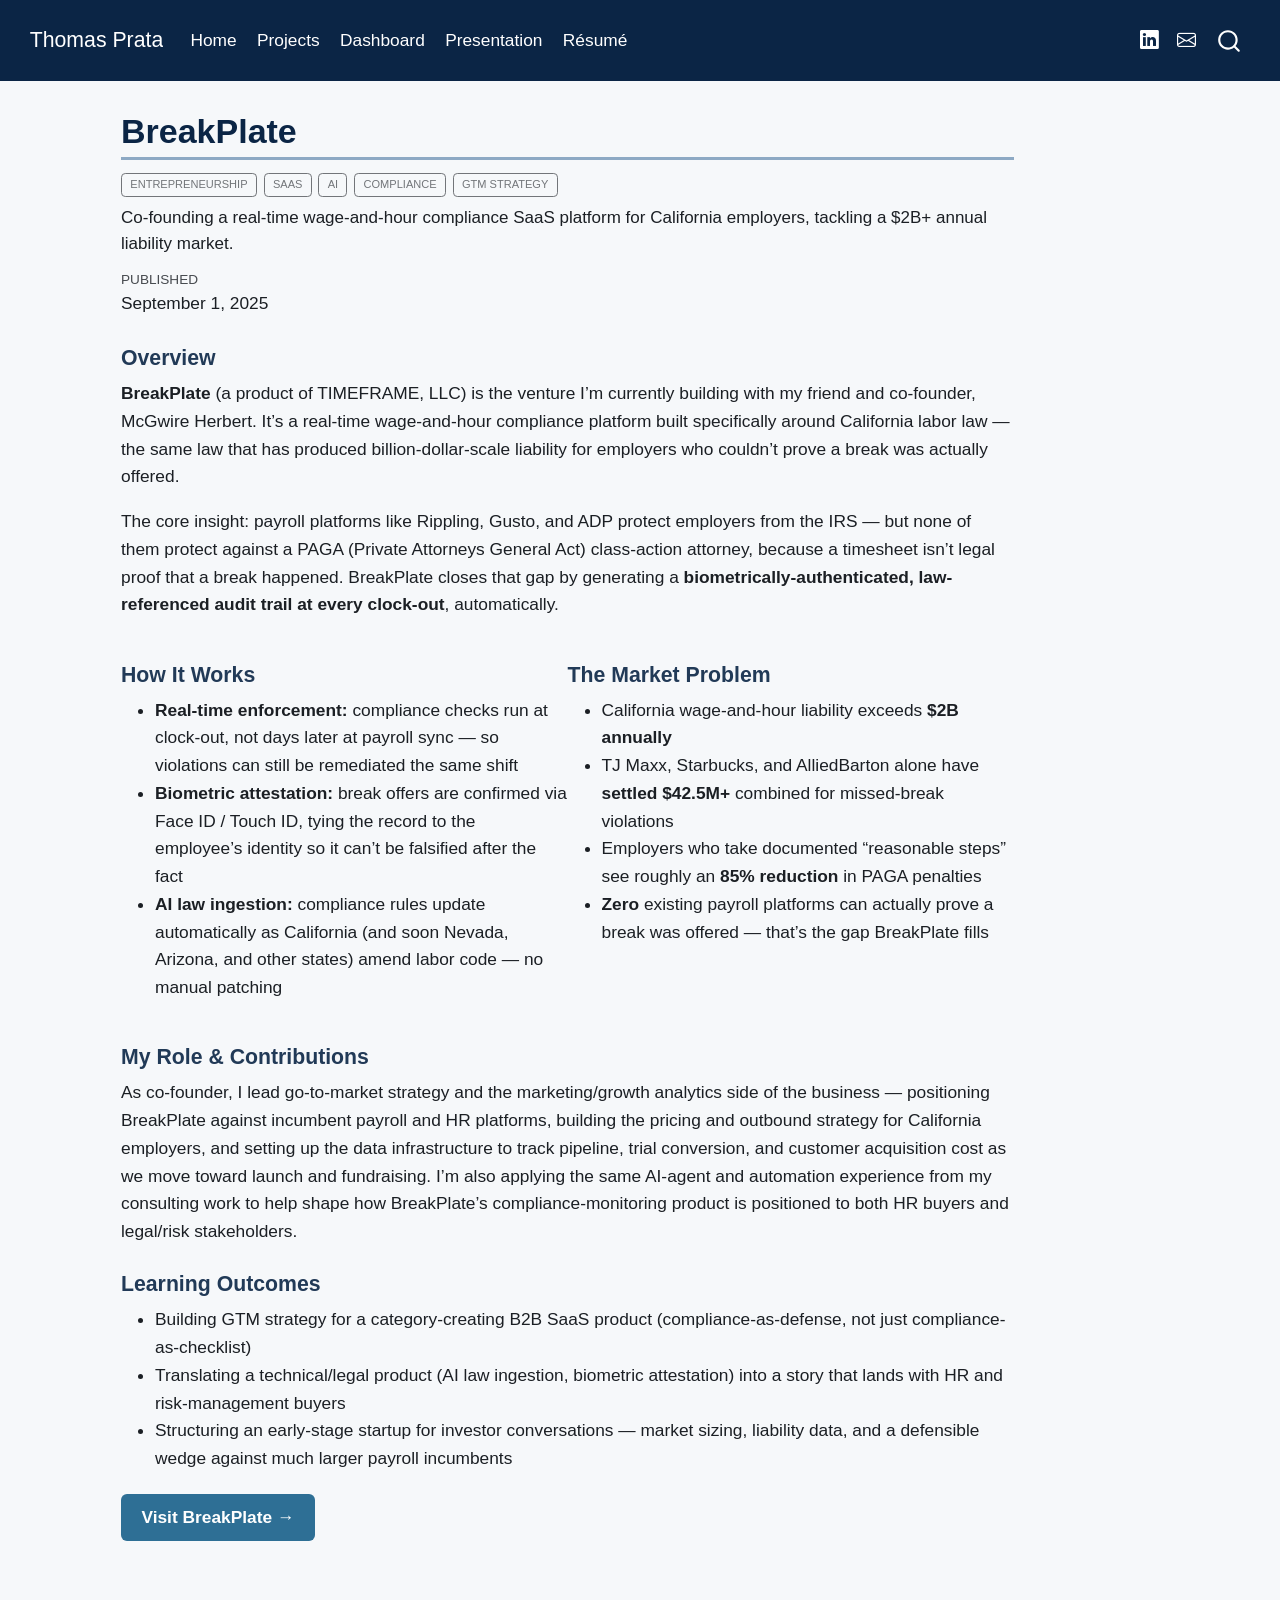
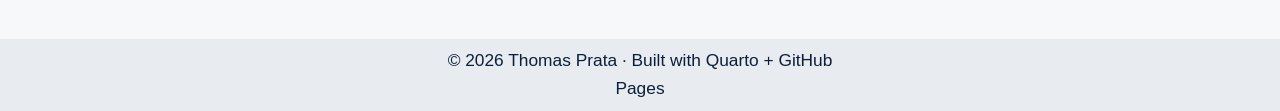
<file: projects/breakplate.html>
<!DOCTYPE html>
<html xmlns="http://www.w3.org/1999/xhtml" lang="en" xml:lang="en"><head>

<meta charset="utf-8">
<meta name="generator" content="quarto-1.9.38">

<meta name="viewport" content="width=device-width, initial-scale=1.0, user-scalable=yes">

<meta name="dcterms.date" content="2025-09-01">
<meta name="description" content="Co-founding a real-time wage-and-hour compliance SaaS platform for California employers, tackling a $2B+ annual liability market.">

<title>BreakPlate – Thomas Prata</title>
<style>
/* Default styles provided by pandoc.
** See https://pandoc.org/MANUAL.html#variables-for-html for config info.
*/
code{white-space: pre-wrap;}
span.smallcaps{font-variant: small-caps;}
div.columns{display: flex; gap: min(4vw, 1.5em);}
div.column{flex: auto; overflow-x: auto;}
div.hanging-indent{margin-left: 1.5em; text-indent: -1.5em;}
ul.task-list{list-style: none;}
ul.task-list li input[type="checkbox"] {
  width: 0.8em;
  margin: 0 0.8em 0.2em -1em; /* quarto-specific, see https://github.com/quarto-dev/quarto-cli/issues/4556 */ 
  vertical-align: middle;
}
</style>


<script src="../site_libs/quarto-nav/quarto-nav.js"></script>
<script src="../site_libs/quarto-nav/headroom.min.js"></script>
<script src="../site_libs/clipboard/clipboard.min.js"></script>
<script src="../site_libs/quarto-search/autocomplete.umd.js"></script>
<script src="../site_libs/quarto-search/fuse.min.js"></script>
<script src="../site_libs/quarto-search/quarto-search.js"></script>
<meta name="quarto:offset" content="../">
<link href="../images/headshot.jpg" rel="icon" type="image/jpeg">
<script src="../site_libs/quarto-html/quarto.js" type="module"></script>
<script src="../site_libs/quarto-html/tabsets/tabsets.js" type="module"></script>
<script src="../site_libs/quarto-html/popper.min.js"></script>
<script src="../site_libs/quarto-html/tippy.umd.min.js"></script>
<script src="../site_libs/quarto-html/anchor.min.js"></script>
<link href="../site_libs/quarto-html/tippy.css" rel="stylesheet">
<link href="../site_libs/quarto-html/quarto-syntax-highlighting-15634bcf2e68342d4ad2dfa704d543f6.css" rel="stylesheet" id="quarto-text-highlighting-styles">
<script src="../site_libs/bootstrap/bootstrap.min.js"></script>
<link href="../site_libs/bootstrap/bootstrap-icons.css" rel="stylesheet">
<link href="../site_libs/bootstrap/bootstrap-1237b10a3a19f9f3dcc2e9f96e1206bd.min.css" rel="stylesheet" append-hash="true" id="quarto-bootstrap" data-mode="light">
<script id="quarto-search-options" type="application/json">{
  "location": "navbar",
  "copy-button": false,
  "collapse-after": 3,
  "panel-placement": "end",
  "type": "overlay",
  "limit": 50,
  "keyboard-shortcut": [
    "f",
    "/",
    "s"
  ],
  "show-item-context": false,
  "language": {
    "search-no-results-text": "No results",
    "search-matching-documents-text": "matching documents",
    "search-copy-link-title": "Copy link to search",
    "search-hide-matches-text": "Hide additional matches",
    "search-more-match-text": "more match in this document",
    "search-more-matches-text": "more matches in this document",
    "search-clear-button-title": "Clear",
    "search-text-placeholder": "",
    "search-detached-cancel-button-title": "Cancel",
    "search-submit-button-title": "Submit",
    "search-label": "Search"
  }
}</script>
<!-- Google Analytics (GA4) -->
<script async="" src="https://www.googletagmanager.com/gtag/js?id=G-QCX3G9KSPC"></script>
<script>
  window.dataLayer = window.dataLayer || [];
  function gtag(){dataLayer.push(arguments);}
  gtag('js', new Date());
  gtag('config', 'G-QCX3G9KSPC');
</script>
<!-- End Google Analytics -->

<!-- Basic SEO meta -->
<meta name="robots" content="index, follow">
<meta name="author" content="Thomas Prata">


<meta property="og:title" content="BreakPlate – Thomas Prata">
<meta property="og:description" content="Co-founding a real-time wage-and-hour compliance SaaS platform for California employers, tackling a $2B+ annual liability market.">
<meta property="og:image" content="https://placehold.co/600x400/13315C/FFFFFF?text=BreakPlate">
<meta property="og:site_name" content="Thomas Prata">
<meta name="twitter:title" content="BreakPlate – Thomas Prata">
<meta name="twitter:description" content="Co-founding a real-time wage-and-hour compliance SaaS platform for California employers, tackling a $2B+ annual liability market.">
<meta name="twitter:image" content="https://placehold.co/600x400/13315C/FFFFFF?text=BreakPlate">
<meta name="twitter:card" content="summary_large_image">
</head>

<body class="nav-fixed quarto-light">

<div id="quarto-search-results"></div>
  <header id="quarto-header" class="headroom fixed-top">
    <nav class="navbar navbar-expand-lg " data-bs-theme="dark">
      <div class="navbar-container container-fluid">
      <div class="navbar-brand-container mx-auto">
    <a class="navbar-brand" href="../index.html">
    <span class="navbar-title">Thomas Prata</span>
    </a>
  </div>
            <div id="quarto-search" class="" title="Search"></div>
          <button class="navbar-toggler" type="button" data-bs-toggle="collapse" data-bs-target="#navbarCollapse" aria-controls="navbarCollapse" role="menu" aria-expanded="false" aria-label="Toggle navigation" onclick="if (window.quartoToggleHeadroom) { window.quartoToggleHeadroom(); }">
  <span class="navbar-toggler-icon"></span>
</button>
          <div class="collapse navbar-collapse" id="navbarCollapse">
            <ul class="navbar-nav navbar-nav-scroll me-auto">
  <li class="nav-item">
    <a class="nav-link" href="../index.html"> 
<span class="menu-text">Home</span></a>
  </li>  
  <li class="nav-item">
    <a class="nav-link" href="../projects.html"> 
<span class="menu-text">Projects</span></a>
  </li>  
  <li class="nav-item">
    <a class="nav-link" href="../dashboard.html"> 
<span class="menu-text">Dashboard</span></a>
  </li>  
  <li class="nav-item">
    <a class="nav-link" href="../presentation.html"> 
<span class="menu-text">Presentation</span></a>
  </li>  
  <li class="nav-item">
    <a class="nav-link" href="../resume.html"> 
<span class="menu-text">Résumé</span></a>
  </li>  
</ul>
            <ul class="navbar-nav navbar-nav-scroll ms-auto">
  <li class="nav-item compact">
    <a class="nav-link" href="https://www.linkedin.com/search/results/all/?keywords=Thomas%20Prata"> <i class="bi bi-linkedin" role="img" aria-label="LinkedIn">
</i> 
<span class="menu-text"></span></a>
  </li>  
  <li class="nav-item compact">
    <a class="nav-link" href="mailto:Tom@breakplate.com"> <i class="bi bi-envelope" role="img" aria-label="Email">
</i> 
<span class="menu-text"></span></a>
  </li>  
</ul>
          </div> <!-- /navcollapse -->
            <div class="quarto-navbar-tools">
</div>
      </div> <!-- /container-fluid -->
    </nav>
</header>
<!-- content -->
<div id="quarto-content" class="quarto-container page-columns page-rows-contents page-layout-article page-navbar">
<!-- sidebar -->
<!-- margin-sidebar -->
    <div id="quarto-margin-sidebar" class="sidebar margin-sidebar zindex-bottom">
        
    </div>
<!-- main -->
<main class="content" id="quarto-document-content">

<header id="title-block-header" class="quarto-title-block default">
<div class="quarto-title">
<h1 class="title">BreakPlate</h1>
  <div class="quarto-categories">
    <div class="quarto-category">Entrepreneurship</div>
    <div class="quarto-category">SaaS</div>
    <div class="quarto-category">AI</div>
    <div class="quarto-category">Compliance</div>
    <div class="quarto-category">GTM Strategy</div>
  </div>
  </div>

<div>
  <div class="description">
    Co-founding a real-time wage-and-hour compliance SaaS platform for California employers, tackling a $2B+ annual liability market.
  </div>
</div>


<div class="quarto-title-meta">

    
    <div>
    <div class="quarto-title-meta-heading">Published</div>
    <div class="quarto-title-meta-contents">
      <p class="date">September 1, 2025</p>
    </div>
  </div>
  
    
  </div>
  


</header>


<section id="overview" class="level4">
<h4 class="anchored" data-anchor-id="overview"><strong>Overview</strong></h4>
<p><strong>BreakPlate</strong> (a product of TIMEFRAME, LLC) is the venture I’m currently building with my friend and co-founder, McGwire Herbert. It’s a real-time wage-and-hour compliance platform built specifically around California labor law — the same law that has produced billion-dollar-scale liability for employers who couldn’t prove a break was actually offered.</p>
<p>The core insight: payroll platforms like Rippling, Gusto, and ADP protect employers from the IRS — but none of them protect against a PAGA (Private Attorneys General Act) class-action attorney, because a timesheet isn’t legal proof that a break happened. BreakPlate closes that gap by generating a <strong>biometrically-authenticated, law-referenced audit trail at every clock-out</strong>, automatically.</p>
</section>
<div class="columns">
<div class="column" style="width:50%;">
<section id="how-it-works" class="level4">
<h4 class="anchored" data-anchor-id="how-it-works"><strong>How It Works</strong></h4>
<ul>
<li><strong>Real-time enforcement:</strong> compliance checks run at clock-out, not days later at payroll sync — so violations can still be remediated the same shift</li>
<li><strong>Biometric attestation:</strong> break offers are confirmed via Face ID / Touch ID, tying the record to the employee’s identity so it can’t be falsified after the fact</li>
<li><strong>AI law ingestion:</strong> compliance rules update automatically as California (and soon Nevada, Arizona, and other states) amend labor code — no manual patching</li>
</ul>
</section>
</div><div class="column" style="width:50%;">
<section id="the-market-problem" class="level4">
<h4 class="anchored" data-anchor-id="the-market-problem"><strong>The Market Problem</strong></h4>
<ul>
<li>California wage-and-hour liability exceeds <strong>$2B annually</strong></li>
<li>TJ Maxx, Starbucks, and AlliedBarton alone have <strong>settled $42.5M+</strong> combined for missed-break violations</li>
<li>Employers who take documented “reasonable steps” see roughly an <strong>85% reduction</strong> in PAGA penalties</li>
<li><strong>Zero</strong> existing payroll platforms can actually prove a break was offered — that’s the gap BreakPlate fills</li>
</ul>
</section>
</div>
</div>
<section id="my-role-contributions" class="level4">
<h4 class="anchored" data-anchor-id="my-role-contributions"><strong>My Role &amp; Contributions</strong></h4>
<p>As co-founder, I lead go-to-market strategy and the marketing/growth analytics side of the business — positioning BreakPlate against incumbent payroll and HR platforms, building the pricing and outbound strategy for California employers, and setting up the data infrastructure to track pipeline, trial conversion, and customer acquisition cost as we move toward launch and fundraising. I’m also applying the same AI-agent and automation experience from my consulting work to help shape how BreakPlate’s compliance-monitoring product is positioned to both HR buyers and legal/risk stakeholders.</p>
</section>
<section id="learning-outcomes" class="level4">
<h4 class="anchored" data-anchor-id="learning-outcomes"><strong>Learning Outcomes</strong></h4>
<ul>
<li>Building GTM strategy for a category-creating B2B SaaS product (compliance-as-defense, not just compliance-as-checklist)</li>
<li>Translating a technical/legal product (AI law ingestion, biometric attestation) into a story that lands with HR and risk-management buyers</li>
<li>Structuring an early-stage startup for investor conversations — market sizing, liability data, and a defensible wedge against much larger payroll incumbents</li>
</ul>
<p><a href="https://www.breakplate.com/" class="btn-cta">Visit BreakPlate →</a></p>


</section>

</main> <!-- /main -->
<script id="quarto-html-after-body" type="application/javascript">
  window.document.addEventListener("DOMContentLoaded", function (event) {
    const icon = "";
    const anchorJS = new window.AnchorJS();
    anchorJS.options = {
      placement: 'right',
      icon: icon
    };
    anchorJS.add('.anchored');
    const isCodeAnnotation = (el) => {
      for (const clz of el.classList) {
        if (clz.startsWith('code-annotation-')) {                     
          return true;
        }
      }
      return false;
    }
    const onCopySuccess = function(e) {
      // button target
      const button = e.trigger;
      // don't keep focus
      button.blur();
      // flash "checked"
      button.classList.add('code-copy-button-checked');
      var currentTitle = button.getAttribute("title");
      button.setAttribute("title", "Copied!");
      let tooltip;
      if (window.bootstrap) {
        button.setAttribute("data-bs-toggle", "tooltip");
        button.setAttribute("data-bs-placement", "left");
        button.setAttribute("data-bs-title", "Copied!");
        tooltip = new bootstrap.Tooltip(button, 
          { trigger: "manual", 
            customClass: "code-copy-button-tooltip",
            offset: [0, -8]});
        tooltip.show();    
      }
      setTimeout(function() {
        if (tooltip) {
          tooltip.hide();
          button.removeAttribute("data-bs-title");
          button.removeAttribute("data-bs-toggle");
          button.removeAttribute("data-bs-placement");
        }
        button.setAttribute("title", currentTitle);
        button.classList.remove('code-copy-button-checked');
      }, 1000);
      // clear code selection
      e.clearSelection();
    }
    const getTextToCopy = function(trigger) {
      const outerScaffold = trigger.parentElement.cloneNode(true);
      const codeEl = outerScaffold.querySelector('code');
      for (const childEl of codeEl.children) {
        if (isCodeAnnotation(childEl)) {
          childEl.remove();
        }
      }
      return codeEl.innerText;
    }
    const clipboard = new window.ClipboardJS('.code-copy-button:not([data-in-quarto-modal])', {
      text: getTextToCopy
    });
    clipboard.on('success', onCopySuccess);
    if (window.document.getElementById('quarto-embedded-source-code-modal')) {
      const clipboardModal = new window.ClipboardJS('.code-copy-button[data-in-quarto-modal]', {
        text: getTextToCopy,
        container: window.document.getElementById('quarto-embedded-source-code-modal')
      });
      clipboardModal.on('success', onCopySuccess);
    }
      var localhostRegex = new RegExp(/^(?:http|https):\/\/localhost\:?[0-9]*\//);
      var mailtoRegex = new RegExp(/^mailto:/);
        var filterRegex = new RegExp("https:\/\/tprata24\.github\.io");
      var isInternal = (href) => {
          return filterRegex.test(href) || localhostRegex.test(href) || mailtoRegex.test(href);
      }
      // Inspect non-navigation links and adorn them if external
     var links = window.document.querySelectorAll('a[href]:not(.nav-link):not(.navbar-brand):not(.toc-action):not(.sidebar-link):not(.sidebar-item-toggle):not(.pagination-link):not(.no-external):not([aria-hidden]):not(.dropdown-item):not(.quarto-navigation-tool):not(.about-link)');
      for (var i=0; i<links.length; i++) {
        const link = links[i];
        if (!isInternal(link.href)) {
          // undo the damage that might have been done by quarto-nav.js in the case of
          // links that we want to consider external
          if (link.dataset.originalHref !== undefined) {
            link.href = link.dataset.originalHref;
          }
        }
      }
    function tippyHover(el, contentFn, onTriggerFn, onUntriggerFn) {
      const config = {
        allowHTML: true,
        maxWidth: 500,
        delay: 100,
        arrow: false,
        appendTo: function(el) {
            return el.parentElement;
        },
        interactive: true,
        interactiveBorder: 10,
        theme: 'quarto',
        placement: 'bottom-start',
      };
      if (contentFn) {
        config.content = contentFn;
      }
      if (onTriggerFn) {
        config.onTrigger = onTriggerFn;
      }
      if (onUntriggerFn) {
        config.onUntrigger = onUntriggerFn;
      }
      window.tippy(el, config); 
    }
    const noterefs = window.document.querySelectorAll('a[role="doc-noteref"]');
    for (var i=0; i<noterefs.length; i++) {
      const ref = noterefs[i];
      tippyHover(ref, function() {
        // use id or data attribute instead here
        let href = ref.getAttribute('data-footnote-href') || ref.getAttribute('href');
        try { href = new URL(href).hash; } catch {}
        const id = href.replace(/^#\/?/, "");
        const note = window.document.getElementById(id);
        if (note) {
          return note.innerHTML;
        } else {
          return "";
        }
      });
    }
    const xrefs = window.document.querySelectorAll('a.quarto-xref');
    const processXRef = (id, note) => {
      // Strip column container classes
      const stripColumnClz = (el) => {
        el.classList.remove("page-full", "page-columns");
        if (el.children) {
          for (const child of el.children) {
            stripColumnClz(child);
          }
        }
      }
      stripColumnClz(note)
      if (id === null || id.startsWith('sec-')) {
        // Special case sections, only their first couple elements
        const container = document.createElement("div");
        if (note.children && note.children.length > 2) {
          container.appendChild(note.children[0].cloneNode(true));
          for (let i = 1; i < note.children.length; i++) {
            const child = note.children[i];
            if (child.tagName === "P" && child.innerText === "") {
              continue;
            } else {
              container.appendChild(child.cloneNode(true));
              break;
            }
          }
          if (window.Quarto?.typesetMath) {
            window.Quarto.typesetMath(container);
          }
          return container.innerHTML
        } else {
          if (window.Quarto?.typesetMath) {
            window.Quarto.typesetMath(note);
          }
          return note.innerHTML;
        }
      } else {
        // Remove any anchor links if they are present
        const anchorLink = note.querySelector('a.anchorjs-link');
        if (anchorLink) {
          anchorLink.remove();
        }
        if (window.Quarto?.typesetMath) {
          window.Quarto.typesetMath(note);
        }
        if (note.classList.contains("callout")) {
          return note.outerHTML;
        } else {
          return note.innerHTML;
        }
      }
    }
    for (var i=0; i<xrefs.length; i++) {
      const xref = xrefs[i];
      tippyHover(xref, undefined, function(instance) {
        instance.disable();
        let url = xref.getAttribute('href');
        let hash = undefined; 
        if (url.startsWith('#')) {
          hash = url;
        } else {
          try { hash = new URL(url).hash; } catch {}
        }
        if (hash) {
          const id = hash.replace(/^#\/?/, "");
          const note = window.document.getElementById(id);
          if (note !== null) {
            try {
              const html = processXRef(id, note.cloneNode(true));
              instance.setContent(html);
            } finally {
              instance.enable();
              instance.show();
            }
          } else {
            // See if we can fetch this
            fetch(url.split('#')[0])
            .then(res => res.text())
            .then(html => {
              const parser = new DOMParser();
              const htmlDoc = parser.parseFromString(html, "text/html");
              const note = htmlDoc.getElementById(id);
              if (note !== null) {
                const html = processXRef(id, note);
                instance.setContent(html);
              } 
            }).finally(() => {
              instance.enable();
              instance.show();
            });
          }
        } else {
          // See if we can fetch a full url (with no hash to target)
          // This is a special case and we should probably do some content thinning / targeting
          fetch(url)
          .then(res => res.text())
          .then(html => {
            const parser = new DOMParser();
            const htmlDoc = parser.parseFromString(html, "text/html");
            const note = htmlDoc.querySelector('main.content');
            if (note !== null) {
              // This should only happen for chapter cross references
              // (since there is no id in the URL)
              // remove the first header
              if (note.children.length > 0 && note.children[0].tagName === "HEADER") {
                note.children[0].remove();
              }
              const html = processXRef(null, note);
              instance.setContent(html);
            } 
          }).finally(() => {
            instance.enable();
            instance.show();
          });
        }
      }, function(instance) {
      });
    }
        let selectedAnnoteEl;
        const selectorForAnnotation = ( cell, annotation) => {
          let cellAttr = 'data-code-cell="' + cell + '"';
          let lineAttr = 'data-code-annotation="' +  annotation + '"';
          const selector = 'span[' + cellAttr + '][' + lineAttr + ']';
          return selector;
        }
        const selectCodeLines = (annoteEl) => {
          const doc = window.document;
          const targetCell = annoteEl.getAttribute("data-target-cell");
          const targetAnnotation = annoteEl.getAttribute("data-target-annotation");
          const annoteSpan = window.document.querySelector(selectorForAnnotation(targetCell, targetAnnotation));
          const lines = annoteSpan.getAttribute("data-code-lines").split(",");
          const lineIds = lines.map((line) => {
            return targetCell + "-" + line;
          })
          let top = null;
          let height = null;
          let parent = null;
          if (lineIds.length > 0) {
              //compute the position of the single el (top and bottom and make a div)
              const el = window.document.getElementById(lineIds[0]);
              top = el.offsetTop;
              height = el.offsetHeight;
              parent = el.parentElement.parentElement;
            if (lineIds.length > 1) {
              const lastEl = window.document.getElementById(lineIds[lineIds.length - 1]);
              const bottom = lastEl.offsetTop + lastEl.offsetHeight;
              height = bottom - top;
            }
            if (top !== null && height !== null && parent !== null) {
              // cook up a div (if necessary) and position it 
              let div = window.document.getElementById("code-annotation-line-highlight");
              if (div === null) {
                div = window.document.createElement("div");
                div.setAttribute("id", "code-annotation-line-highlight");
                div.style.position = 'absolute';
                parent.appendChild(div);
              }
              div.style.top = top - 2 + "px";
              div.style.height = height + 4 + "px";
              div.style.left = 0;
              let gutterDiv = window.document.getElementById("code-annotation-line-highlight-gutter");
              if (gutterDiv === null) {
                gutterDiv = window.document.createElement("div");
                gutterDiv.setAttribute("id", "code-annotation-line-highlight-gutter");
                gutterDiv.style.position = 'absolute';
                const codeCell = window.document.getElementById(targetCell);
                const gutter = codeCell.querySelector('.code-annotation-gutter');
                gutter.appendChild(gutterDiv);
              }
              gutterDiv.style.top = top - 2 + "px";
              gutterDiv.style.height = height + 4 + "px";
            }
            selectedAnnoteEl = annoteEl;
          }
        };
        const unselectCodeLines = () => {
          const elementsIds = ["code-annotation-line-highlight", "code-annotation-line-highlight-gutter"];
          elementsIds.forEach((elId) => {
            const div = window.document.getElementById(elId);
            if (div) {
              div.remove();
            }
          });
          selectedAnnoteEl = undefined;
        };
          // Handle positioning of the toggle
      window.addEventListener(
        "resize",
        throttle(() => {
          elRect = undefined;
          if (selectedAnnoteEl) {
            selectCodeLines(selectedAnnoteEl);
          }
        }, 10)
      );
      function throttle(fn, ms) {
      let throttle = false;
      let timer;
        return (...args) => {
          if(!throttle) { // first call gets through
              fn.apply(this, args);
              throttle = true;
          } else { // all the others get throttled
              if(timer) clearTimeout(timer); // cancel #2
              timer = setTimeout(() => {
                fn.apply(this, args);
                timer = throttle = false;
              }, ms);
          }
        };
      }
        // Attach click handler to the DT
        const annoteDls = window.document.querySelectorAll('dt[data-target-cell]');
        for (const annoteDlNode of annoteDls) {
          annoteDlNode.addEventListener('click', (event) => {
            const clickedEl = event.target;
            if (clickedEl !== selectedAnnoteEl) {
              unselectCodeLines();
              const activeEl = window.document.querySelector('dt[data-target-cell].code-annotation-active');
              if (activeEl) {
                activeEl.classList.remove('code-annotation-active');
              }
              selectCodeLines(clickedEl);
              clickedEl.classList.add('code-annotation-active');
            } else {
              // Unselect the line
              unselectCodeLines();
              clickedEl.classList.remove('code-annotation-active');
            }
          });
        }
    const findCites = (el) => {
      const parentEl = el.parentElement;
      if (parentEl) {
        const cites = parentEl.dataset.cites;
        if (cites) {
          return {
            el,
            cites: cites.split(' ')
          };
        } else {
          return findCites(el.parentElement)
        }
      } else {
        return undefined;
      }
    };
    var bibliorefs = window.document.querySelectorAll('a[role="doc-biblioref"]');
    for (var i=0; i<bibliorefs.length; i++) {
      const ref = bibliorefs[i];
      const citeInfo = findCites(ref);
      if (citeInfo) {
        tippyHover(citeInfo.el, function() {
          var popup = window.document.createElement('div');
          citeInfo.cites.forEach(function(cite) {
            var citeDiv = window.document.createElement('div');
            citeDiv.classList.add('hanging-indent');
            citeDiv.classList.add('csl-entry');
            var biblioDiv = window.document.getElementById('ref-' + cite);
            if (biblioDiv) {
              citeDiv.innerHTML = biblioDiv.innerHTML;
            }
            popup.appendChild(citeDiv);
          });
          return popup.innerHTML;
        });
      }
    }
  });
  </script>
</div> <!-- /content -->
<footer class="footer">
  <div class="nav-footer">
    <div class="nav-footer-left">
      &nbsp;
    </div>   
    <div class="nav-footer-center">
<p>© 2026 Thomas Prata · Built with Quarto + GitHub Pages</p>
</div>
    <div class="nav-footer-right">
      &nbsp;
    </div>
  </div>
</footer>




</body></html>
</file>
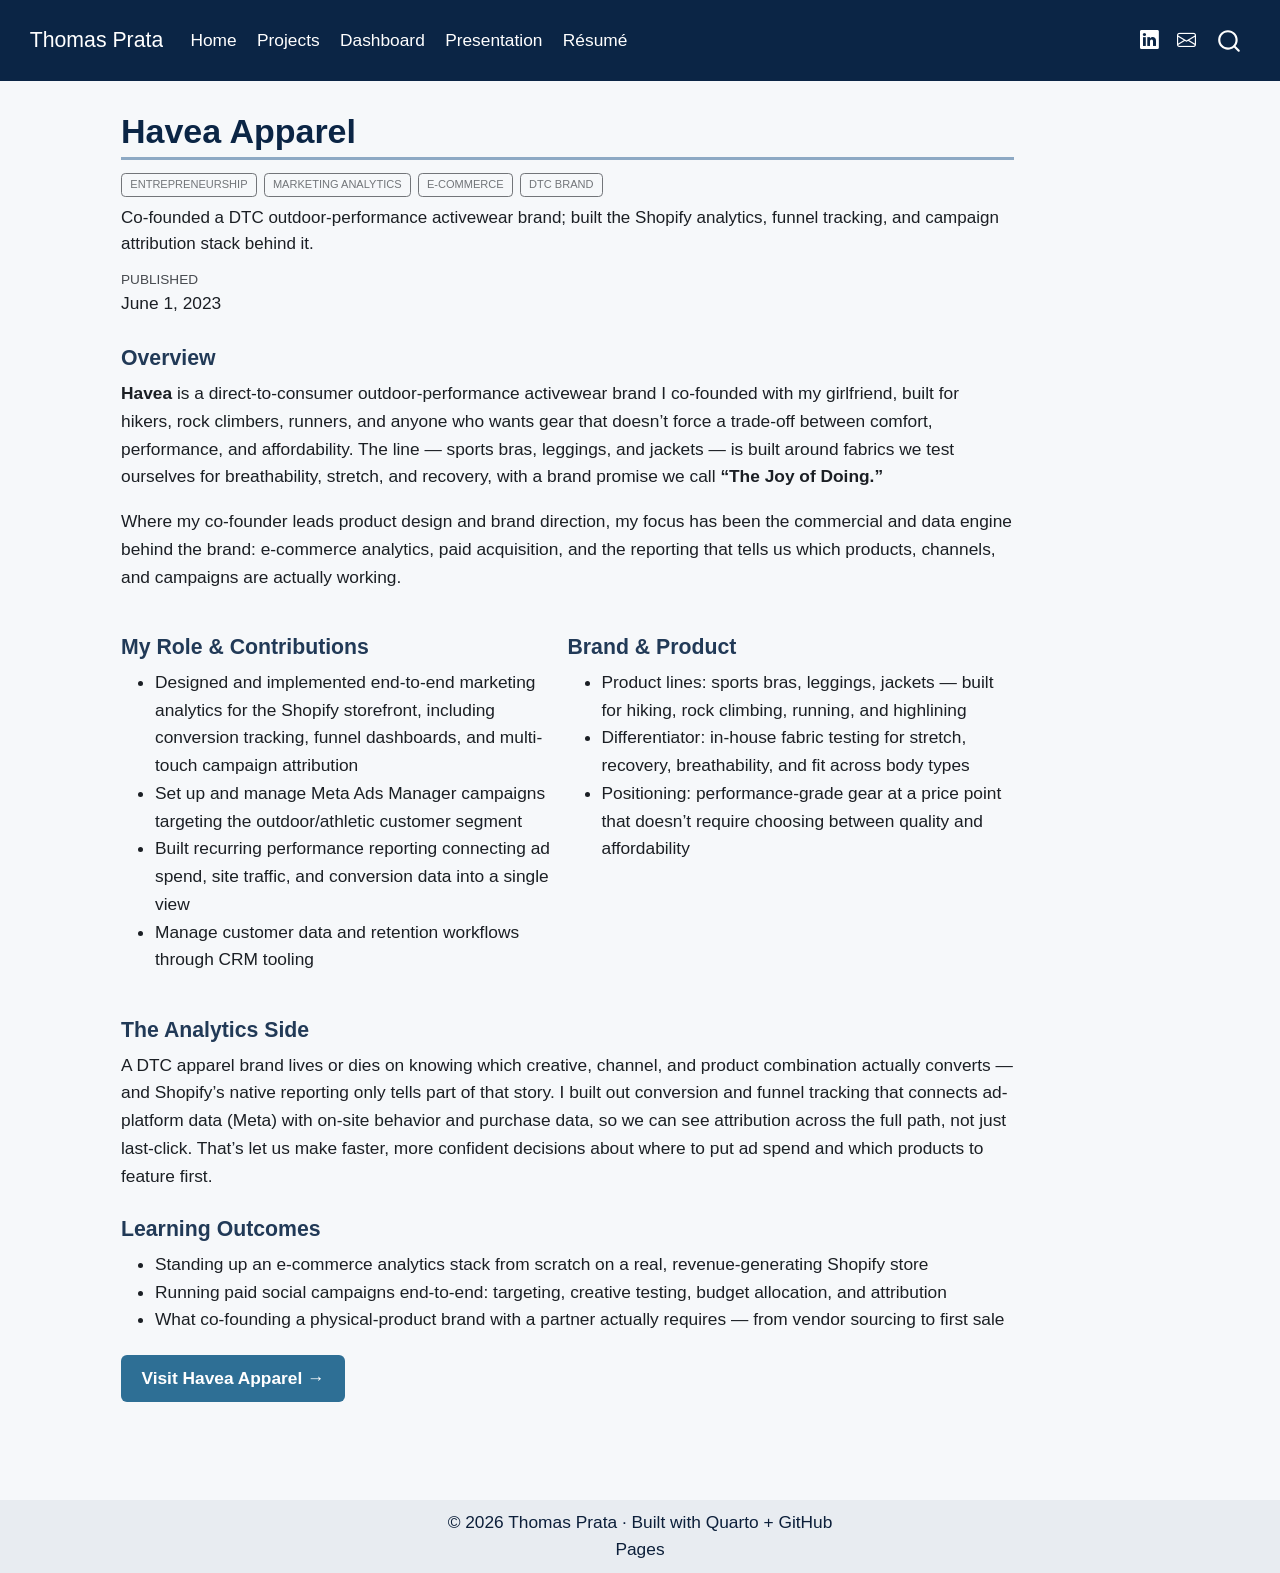
<file: projects/havea-apparel.html>
<!DOCTYPE html>
<html xmlns="http://www.w3.org/1999/xhtml" lang="en" xml:lang="en"><head>

<meta charset="utf-8">
<meta name="generator" content="quarto-1.9.38">

<meta name="viewport" content="width=device-width, initial-scale=1.0, user-scalable=yes">

<meta name="dcterms.date" content="2023-06-01">
<meta name="description" content="Co-founded a DTC outdoor-performance activewear brand; built the Shopify analytics, funnel tracking, and campaign attribution stack behind it.">

<title>Havea Apparel – Thomas Prata</title>
<style>
/* Default styles provided by pandoc.
** See https://pandoc.org/MANUAL.html#variables-for-html for config info.
*/
code{white-space: pre-wrap;}
span.smallcaps{font-variant: small-caps;}
div.columns{display: flex; gap: min(4vw, 1.5em);}
div.column{flex: auto; overflow-x: auto;}
div.hanging-indent{margin-left: 1.5em; text-indent: -1.5em;}
ul.task-list{list-style: none;}
ul.task-list li input[type="checkbox"] {
  width: 0.8em;
  margin: 0 0.8em 0.2em -1em; /* quarto-specific, see https://github.com/quarto-dev/quarto-cli/issues/4556 */ 
  vertical-align: middle;
}
</style>


<script src="../site_libs/quarto-nav/quarto-nav.js"></script>
<script src="../site_libs/quarto-nav/headroom.min.js"></script>
<script src="../site_libs/clipboard/clipboard.min.js"></script>
<script src="../site_libs/quarto-search/autocomplete.umd.js"></script>
<script src="../site_libs/quarto-search/fuse.min.js"></script>
<script src="../site_libs/quarto-search/quarto-search.js"></script>
<meta name="quarto:offset" content="../">
<link href="../images/headshot.jpg" rel="icon" type="image/jpeg">
<script src="../site_libs/quarto-html/quarto.js" type="module"></script>
<script src="../site_libs/quarto-html/tabsets/tabsets.js" type="module"></script>
<script src="../site_libs/quarto-html/popper.min.js"></script>
<script src="../site_libs/quarto-html/tippy.umd.min.js"></script>
<script src="../site_libs/quarto-html/anchor.min.js"></script>
<link href="../site_libs/quarto-html/tippy.css" rel="stylesheet">
<link href="../site_libs/quarto-html/quarto-syntax-highlighting-15634bcf2e68342d4ad2dfa704d543f6.css" rel="stylesheet" id="quarto-text-highlighting-styles">
<script src="../site_libs/bootstrap/bootstrap.min.js"></script>
<link href="../site_libs/bootstrap/bootstrap-icons.css" rel="stylesheet">
<link href="../site_libs/bootstrap/bootstrap-1237b10a3a19f9f3dcc2e9f96e1206bd.min.css" rel="stylesheet" append-hash="true" id="quarto-bootstrap" data-mode="light">
<script id="quarto-search-options" type="application/json">{
  "location": "navbar",
  "copy-button": false,
  "collapse-after": 3,
  "panel-placement": "end",
  "type": "overlay",
  "limit": 50,
  "keyboard-shortcut": [
    "f",
    "/",
    "s"
  ],
  "show-item-context": false,
  "language": {
    "search-no-results-text": "No results",
    "search-matching-documents-text": "matching documents",
    "search-copy-link-title": "Copy link to search",
    "search-hide-matches-text": "Hide additional matches",
    "search-more-match-text": "more match in this document",
    "search-more-matches-text": "more matches in this document",
    "search-clear-button-title": "Clear",
    "search-text-placeholder": "",
    "search-detached-cancel-button-title": "Cancel",
    "search-submit-button-title": "Submit",
    "search-label": "Search"
  }
}</script>
<!-- Google Analytics (GA4) -->
<script async="" src="https://www.googletagmanager.com/gtag/js?id=G-QCX3G9KSPC"></script>
<script>
  window.dataLayer = window.dataLayer || [];
  function gtag(){dataLayer.push(arguments);}
  gtag('js', new Date());
  gtag('config', 'G-QCX3G9KSPC');
</script>
<!-- End Google Analytics -->

<!-- Basic SEO meta -->
<meta name="robots" content="index, follow">
<meta name="author" content="Thomas Prata">


<meta property="og:title" content="Havea Apparel – Thomas Prata">
<meta property="og:description" content="Co-founded a DTC outdoor-performance activewear brand; built the Shopify analytics, funnel tracking, and campaign attribution stack behind it.">
<meta property="og:image" content="https://placehold.co/600x400/2E6F95/FFFFFF?text=Havea+Apparel">
<meta property="og:site_name" content="Thomas Prata">
<meta name="twitter:title" content="Havea Apparel – Thomas Prata">
<meta name="twitter:description" content="Co-founded a DTC outdoor-performance activewear brand; built the Shopify analytics, funnel tracking, and campaign attribution stack behind it.">
<meta name="twitter:image" content="https://placehold.co/600x400/2E6F95/FFFFFF?text=Havea+Apparel">
<meta name="twitter:card" content="summary_large_image">
</head>

<body class="nav-fixed quarto-light">

<div id="quarto-search-results"></div>
  <header id="quarto-header" class="headroom fixed-top">
    <nav class="navbar navbar-expand-lg " data-bs-theme="dark">
      <div class="navbar-container container-fluid">
      <div class="navbar-brand-container mx-auto">
    <a class="navbar-brand" href="../index.html">
    <span class="navbar-title">Thomas Prata</span>
    </a>
  </div>
            <div id="quarto-search" class="" title="Search"></div>
          <button class="navbar-toggler" type="button" data-bs-toggle="collapse" data-bs-target="#navbarCollapse" aria-controls="navbarCollapse" role="menu" aria-expanded="false" aria-label="Toggle navigation" onclick="if (window.quartoToggleHeadroom) { window.quartoToggleHeadroom(); }">
  <span class="navbar-toggler-icon"></span>
</button>
          <div class="collapse navbar-collapse" id="navbarCollapse">
            <ul class="navbar-nav navbar-nav-scroll me-auto">
  <li class="nav-item">
    <a class="nav-link" href="../index.html"> 
<span class="menu-text">Home</span></a>
  </li>  
  <li class="nav-item">
    <a class="nav-link" href="../projects.html"> 
<span class="menu-text">Projects</span></a>
  </li>  
  <li class="nav-item">
    <a class="nav-link" href="../dashboard.html"> 
<span class="menu-text">Dashboard</span></a>
  </li>  
  <li class="nav-item">
    <a class="nav-link" href="../presentation.html"> 
<span class="menu-text">Presentation</span></a>
  </li>  
  <li class="nav-item">
    <a class="nav-link" href="../resume.html"> 
<span class="menu-text">Résumé</span></a>
  </li>  
</ul>
            <ul class="navbar-nav navbar-nav-scroll ms-auto">
  <li class="nav-item compact">
    <a class="nav-link" href="https://www.linkedin.com/search/results/all/?keywords=Thomas%20Prata"> <i class="bi bi-linkedin" role="img" aria-label="LinkedIn">
</i> 
<span class="menu-text"></span></a>
  </li>  
  <li class="nav-item compact">
    <a class="nav-link" href="mailto:Tom@breakplate.com"> <i class="bi bi-envelope" role="img" aria-label="Email">
</i> 
<span class="menu-text"></span></a>
  </li>  
</ul>
          </div> <!-- /navcollapse -->
            <div class="quarto-navbar-tools">
</div>
      </div> <!-- /container-fluid -->
    </nav>
</header>
<!-- content -->
<div id="quarto-content" class="quarto-container page-columns page-rows-contents page-layout-article page-navbar">
<!-- sidebar -->
<!-- margin-sidebar -->
    <div id="quarto-margin-sidebar" class="sidebar margin-sidebar zindex-bottom">
        
    </div>
<!-- main -->
<main class="content" id="quarto-document-content">

<header id="title-block-header" class="quarto-title-block default">
<div class="quarto-title">
<h1 class="title">Havea Apparel</h1>
  <div class="quarto-categories">
    <div class="quarto-category">Entrepreneurship</div>
    <div class="quarto-category">Marketing Analytics</div>
    <div class="quarto-category">E-Commerce</div>
    <div class="quarto-category">DTC Brand</div>
  </div>
  </div>

<div>
  <div class="description">
    Co-founded a DTC outdoor-performance activewear brand; built the Shopify analytics, funnel tracking, and campaign attribution stack behind it.
  </div>
</div>


<div class="quarto-title-meta">

    
    <div>
    <div class="quarto-title-meta-heading">Published</div>
    <div class="quarto-title-meta-contents">
      <p class="date">June 1, 2023</p>
    </div>
  </div>
  
    
  </div>
  


</header>


<section id="overview" class="level4">
<h4 class="anchored" data-anchor-id="overview"><strong>Overview</strong></h4>
<p><strong>Havea</strong> is a direct-to-consumer outdoor-performance activewear brand I co-founded with my girlfriend, built for hikers, rock climbers, runners, and anyone who wants gear that doesn’t force a trade-off between comfort, performance, and affordability. The line — sports bras, leggings, and jackets — is built around fabrics we test ourselves for breathability, stretch, and recovery, with a brand promise we call <strong>“The Joy of Doing.”</strong></p>
<p>Where my co-founder leads product design and brand direction, my focus has been the commercial and data engine behind the brand: e-commerce analytics, paid acquisition, and the reporting that tells us which products, channels, and campaigns are actually working.</p>
</section>
<div class="columns">
<div class="column" style="width:50%;">
<section id="my-role-contributions" class="level4">
<h4 class="anchored" data-anchor-id="my-role-contributions"><strong>My Role &amp; Contributions</strong></h4>
<ul>
<li>Designed and implemented end-to-end marketing analytics for the Shopify storefront, including conversion tracking, funnel dashboards, and multi-touch campaign attribution</li>
<li>Set up and manage Meta Ads Manager campaigns targeting the outdoor/athletic customer segment</li>
<li>Built recurring performance reporting connecting ad spend, site traffic, and conversion data into a single view</li>
<li>Manage customer data and retention workflows through CRM tooling</li>
</ul>
</section>
</div><div class="column" style="width:50%;">
<section id="brand-product" class="level4">
<h4 class="anchored" data-anchor-id="brand-product"><strong>Brand &amp; Product</strong></h4>
<ul>
<li>Product lines: sports bras, leggings, jackets — built for hiking, rock climbing, running, and highlining</li>
<li>Differentiator: in-house fabric testing for stretch, recovery, breathability, and fit across body types</li>
<li>Positioning: performance-grade gear at a price point that doesn’t require choosing between quality and affordability</li>
</ul>
</section>
</div>
</div>
<section id="the-analytics-side" class="level4">
<h4 class="anchored" data-anchor-id="the-analytics-side"><strong>The Analytics Side</strong></h4>
<p>A DTC apparel brand lives or dies on knowing which creative, channel, and product combination actually converts — and Shopify’s native reporting only tells part of that story. I built out conversion and funnel tracking that connects ad-platform data (Meta) with on-site behavior and purchase data, so we can see attribution across the full path, not just last-click. That’s let us make faster, more confident decisions about where to put ad spend and which products to feature first.</p>
</section>
<section id="learning-outcomes" class="level4">
<h4 class="anchored" data-anchor-id="learning-outcomes"><strong>Learning Outcomes</strong></h4>
<ul>
<li>Standing up an e-commerce analytics stack from scratch on a real, revenue-generating Shopify store</li>
<li>Running paid social campaigns end-to-end: targeting, creative testing, budget allocation, and attribution</li>
<li>What co-founding a physical-product brand with a partner actually requires — from vendor sourcing to first sale</li>
</ul>
<p><a href="https://haveaapparel.com/" class="btn-cta">Visit Havea Apparel →</a></p>


</section>

</main> <!-- /main -->
<script id="quarto-html-after-body" type="application/javascript">
  window.document.addEventListener("DOMContentLoaded", function (event) {
    const icon = "";
    const anchorJS = new window.AnchorJS();
    anchorJS.options = {
      placement: 'right',
      icon: icon
    };
    anchorJS.add('.anchored');
    const isCodeAnnotation = (el) => {
      for (const clz of el.classList) {
        if (clz.startsWith('code-annotation-')) {                     
          return true;
        }
      }
      return false;
    }
    const onCopySuccess = function(e) {
      // button target
      const button = e.trigger;
      // don't keep focus
      button.blur();
      // flash "checked"
      button.classList.add('code-copy-button-checked');
      var currentTitle = button.getAttribute("title");
      button.setAttribute("title", "Copied!");
      let tooltip;
      if (window.bootstrap) {
        button.setAttribute("data-bs-toggle", "tooltip");
        button.setAttribute("data-bs-placement", "left");
        button.setAttribute("data-bs-title", "Copied!");
        tooltip = new bootstrap.Tooltip(button, 
          { trigger: "manual", 
            customClass: "code-copy-button-tooltip",
            offset: [0, -8]});
        tooltip.show();    
      }
      setTimeout(function() {
        if (tooltip) {
          tooltip.hide();
          button.removeAttribute("data-bs-title");
          button.removeAttribute("data-bs-toggle");
          button.removeAttribute("data-bs-placement");
        }
        button.setAttribute("title", currentTitle);
        button.classList.remove('code-copy-button-checked');
      }, 1000);
      // clear code selection
      e.clearSelection();
    }
    const getTextToCopy = function(trigger) {
      const outerScaffold = trigger.parentElement.cloneNode(true);
      const codeEl = outerScaffold.querySelector('code');
      for (const childEl of codeEl.children) {
        if (isCodeAnnotation(childEl)) {
          childEl.remove();
        }
      }
      return codeEl.innerText;
    }
    const clipboard = new window.ClipboardJS('.code-copy-button:not([data-in-quarto-modal])', {
      text: getTextToCopy
    });
    clipboard.on('success', onCopySuccess);
    if (window.document.getElementById('quarto-embedded-source-code-modal')) {
      const clipboardModal = new window.ClipboardJS('.code-copy-button[data-in-quarto-modal]', {
        text: getTextToCopy,
        container: window.document.getElementById('quarto-embedded-source-code-modal')
      });
      clipboardModal.on('success', onCopySuccess);
    }
      var localhostRegex = new RegExp(/^(?:http|https):\/\/localhost\:?[0-9]*\//);
      var mailtoRegex = new RegExp(/^mailto:/);
        var filterRegex = new RegExp("https:\/\/tprata24\.github\.io");
      var isInternal = (href) => {
          return filterRegex.test(href) || localhostRegex.test(href) || mailtoRegex.test(href);
      }
      // Inspect non-navigation links and adorn them if external
     var links = window.document.querySelectorAll('a[href]:not(.nav-link):not(.navbar-brand):not(.toc-action):not(.sidebar-link):not(.sidebar-item-toggle):not(.pagination-link):not(.no-external):not([aria-hidden]):not(.dropdown-item):not(.quarto-navigation-tool):not(.about-link)');
      for (var i=0; i<links.length; i++) {
        const link = links[i];
        if (!isInternal(link.href)) {
          // undo the damage that might have been done by quarto-nav.js in the case of
          // links that we want to consider external
          if (link.dataset.originalHref !== undefined) {
            link.href = link.dataset.originalHref;
          }
        }
      }
    function tippyHover(el, contentFn, onTriggerFn, onUntriggerFn) {
      const config = {
        allowHTML: true,
        maxWidth: 500,
        delay: 100,
        arrow: false,
        appendTo: function(el) {
            return el.parentElement;
        },
        interactive: true,
        interactiveBorder: 10,
        theme: 'quarto',
        placement: 'bottom-start',
      };
      if (contentFn) {
        config.content = contentFn;
      }
      if (onTriggerFn) {
        config.onTrigger = onTriggerFn;
      }
      if (onUntriggerFn) {
        config.onUntrigger = onUntriggerFn;
      }
      window.tippy(el, config); 
    }
    const noterefs = window.document.querySelectorAll('a[role="doc-noteref"]');
    for (var i=0; i<noterefs.length; i++) {
      const ref = noterefs[i];
      tippyHover(ref, function() {
        // use id or data attribute instead here
        let href = ref.getAttribute('data-footnote-href') || ref.getAttribute('href');
        try { href = new URL(href).hash; } catch {}
        const id = href.replace(/^#\/?/, "");
        const note = window.document.getElementById(id);
        if (note) {
          return note.innerHTML;
        } else {
          return "";
        }
      });
    }
    const xrefs = window.document.querySelectorAll('a.quarto-xref');
    const processXRef = (id, note) => {
      // Strip column container classes
      const stripColumnClz = (el) => {
        el.classList.remove("page-full", "page-columns");
        if (el.children) {
          for (const child of el.children) {
            stripColumnClz(child);
          }
        }
      }
      stripColumnClz(note)
      if (id === null || id.startsWith('sec-')) {
        // Special case sections, only their first couple elements
        const container = document.createElement("div");
        if (note.children && note.children.length > 2) {
          container.appendChild(note.children[0].cloneNode(true));
          for (let i = 1; i < note.children.length; i++) {
            const child = note.children[i];
            if (child.tagName === "P" && child.innerText === "") {
              continue;
            } else {
              container.appendChild(child.cloneNode(true));
              break;
            }
          }
          if (window.Quarto?.typesetMath) {
            window.Quarto.typesetMath(container);
          }
          return container.innerHTML
        } else {
          if (window.Quarto?.typesetMath) {
            window.Quarto.typesetMath(note);
          }
          return note.innerHTML;
        }
      } else {
        // Remove any anchor links if they are present
        const anchorLink = note.querySelector('a.anchorjs-link');
        if (anchorLink) {
          anchorLink.remove();
        }
        if (window.Quarto?.typesetMath) {
          window.Quarto.typesetMath(note);
        }
        if (note.classList.contains("callout")) {
          return note.outerHTML;
        } else {
          return note.innerHTML;
        }
      }
    }
    for (var i=0; i<xrefs.length; i++) {
      const xref = xrefs[i];
      tippyHover(xref, undefined, function(instance) {
        instance.disable();
        let url = xref.getAttribute('href');
        let hash = undefined; 
        if (url.startsWith('#')) {
          hash = url;
        } else {
          try { hash = new URL(url).hash; } catch {}
        }
        if (hash) {
          const id = hash.replace(/^#\/?/, "");
          const note = window.document.getElementById(id);
          if (note !== null) {
            try {
              const html = processXRef(id, note.cloneNode(true));
              instance.setContent(html);
            } finally {
              instance.enable();
              instance.show();
            }
          } else {
            // See if we can fetch this
            fetch(url.split('#')[0])
            .then(res => res.text())
            .then(html => {
              const parser = new DOMParser();
              const htmlDoc = parser.parseFromString(html, "text/html");
              const note = htmlDoc.getElementById(id);
              if (note !== null) {
                const html = processXRef(id, note);
                instance.setContent(html);
              } 
            }).finally(() => {
              instance.enable();
              instance.show();
            });
          }
        } else {
          // See if we can fetch a full url (with no hash to target)
          // This is a special case and we should probably do some content thinning / targeting
          fetch(url)
          .then(res => res.text())
          .then(html => {
            const parser = new DOMParser();
            const htmlDoc = parser.parseFromString(html, "text/html");
            const note = htmlDoc.querySelector('main.content');
            if (note !== null) {
              // This should only happen for chapter cross references
              // (since there is no id in the URL)
              // remove the first header
              if (note.children.length > 0 && note.children[0].tagName === "HEADER") {
                note.children[0].remove();
              }
              const html = processXRef(null, note);
              instance.setContent(html);
            } 
          }).finally(() => {
            instance.enable();
            instance.show();
          });
        }
      }, function(instance) {
      });
    }
        let selectedAnnoteEl;
        const selectorForAnnotation = ( cell, annotation) => {
          let cellAttr = 'data-code-cell="' + cell + '"';
          let lineAttr = 'data-code-annotation="' +  annotation + '"';
          const selector = 'span[' + cellAttr + '][' + lineAttr + ']';
          return selector;
        }
        const selectCodeLines = (annoteEl) => {
          const doc = window.document;
          const targetCell = annoteEl.getAttribute("data-target-cell");
          const targetAnnotation = annoteEl.getAttribute("data-target-annotation");
          const annoteSpan = window.document.querySelector(selectorForAnnotation(targetCell, targetAnnotation));
          const lines = annoteSpan.getAttribute("data-code-lines").split(",");
          const lineIds = lines.map((line) => {
            return targetCell + "-" + line;
          })
          let top = null;
          let height = null;
          let parent = null;
          if (lineIds.length > 0) {
              //compute the position of the single el (top and bottom and make a div)
              const el = window.document.getElementById(lineIds[0]);
              top = el.offsetTop;
              height = el.offsetHeight;
              parent = el.parentElement.parentElement;
            if (lineIds.length > 1) {
              const lastEl = window.document.getElementById(lineIds[lineIds.length - 1]);
              const bottom = lastEl.offsetTop + lastEl.offsetHeight;
              height = bottom - top;
            }
            if (top !== null && height !== null && parent !== null) {
              // cook up a div (if necessary) and position it 
              let div = window.document.getElementById("code-annotation-line-highlight");
              if (div === null) {
                div = window.document.createElement("div");
                div.setAttribute("id", "code-annotation-line-highlight");
                div.style.position = 'absolute';
                parent.appendChild(div);
              }
              div.style.top = top - 2 + "px";
              div.style.height = height + 4 + "px";
              div.style.left = 0;
              let gutterDiv = window.document.getElementById("code-annotation-line-highlight-gutter");
              if (gutterDiv === null) {
                gutterDiv = window.document.createElement("div");
                gutterDiv.setAttribute("id", "code-annotation-line-highlight-gutter");
                gutterDiv.style.position = 'absolute';
                const codeCell = window.document.getElementById(targetCell);
                const gutter = codeCell.querySelector('.code-annotation-gutter');
                gutter.appendChild(gutterDiv);
              }
              gutterDiv.style.top = top - 2 + "px";
              gutterDiv.style.height = height + 4 + "px";
            }
            selectedAnnoteEl = annoteEl;
          }
        };
        const unselectCodeLines = () => {
          const elementsIds = ["code-annotation-line-highlight", "code-annotation-line-highlight-gutter"];
          elementsIds.forEach((elId) => {
            const div = window.document.getElementById(elId);
            if (div) {
              div.remove();
            }
          });
          selectedAnnoteEl = undefined;
        };
          // Handle positioning of the toggle
      window.addEventListener(
        "resize",
        throttle(() => {
          elRect = undefined;
          if (selectedAnnoteEl) {
            selectCodeLines(selectedAnnoteEl);
          }
        }, 10)
      );
      function throttle(fn, ms) {
      let throttle = false;
      let timer;
        return (...args) => {
          if(!throttle) { // first call gets through
              fn.apply(this, args);
              throttle = true;
          } else { // all the others get throttled
              if(timer) clearTimeout(timer); // cancel #2
              timer = setTimeout(() => {
                fn.apply(this, args);
                timer = throttle = false;
              }, ms);
          }
        };
      }
        // Attach click handler to the DT
        const annoteDls = window.document.querySelectorAll('dt[data-target-cell]');
        for (const annoteDlNode of annoteDls) {
          annoteDlNode.addEventListener('click', (event) => {
            const clickedEl = event.target;
            if (clickedEl !== selectedAnnoteEl) {
              unselectCodeLines();
              const activeEl = window.document.querySelector('dt[data-target-cell].code-annotation-active');
              if (activeEl) {
                activeEl.classList.remove('code-annotation-active');
              }
              selectCodeLines(clickedEl);
              clickedEl.classList.add('code-annotation-active');
            } else {
              // Unselect the line
              unselectCodeLines();
              clickedEl.classList.remove('code-annotation-active');
            }
          });
        }
    const findCites = (el) => {
      const parentEl = el.parentElement;
      if (parentEl) {
        const cites = parentEl.dataset.cites;
        if (cites) {
          return {
            el,
            cites: cites.split(' ')
          };
        } else {
          return findCites(el.parentElement)
        }
      } else {
        return undefined;
      }
    };
    var bibliorefs = window.document.querySelectorAll('a[role="doc-biblioref"]');
    for (var i=0; i<bibliorefs.length; i++) {
      const ref = bibliorefs[i];
      const citeInfo = findCites(ref);
      if (citeInfo) {
        tippyHover(citeInfo.el, function() {
          var popup = window.document.createElement('div');
          citeInfo.cites.forEach(function(cite) {
            var citeDiv = window.document.createElement('div');
            citeDiv.classList.add('hanging-indent');
            citeDiv.classList.add('csl-entry');
            var biblioDiv = window.document.getElementById('ref-' + cite);
            if (biblioDiv) {
              citeDiv.innerHTML = biblioDiv.innerHTML;
            }
            popup.appendChild(citeDiv);
          });
          return popup.innerHTML;
        });
      }
    }
  });
  </script>
</div> <!-- /content -->
<footer class="footer">
  <div class="nav-footer">
    <div class="nav-footer-left">
      &nbsp;
    </div>   
    <div class="nav-footer-center">
<p>© 2026 Thomas Prata · Built with Quarto + GitHub Pages</p>
</div>
    <div class="nav-footer-right">
      &nbsp;
    </div>
  </div>
</footer>




</body></html>
</file>
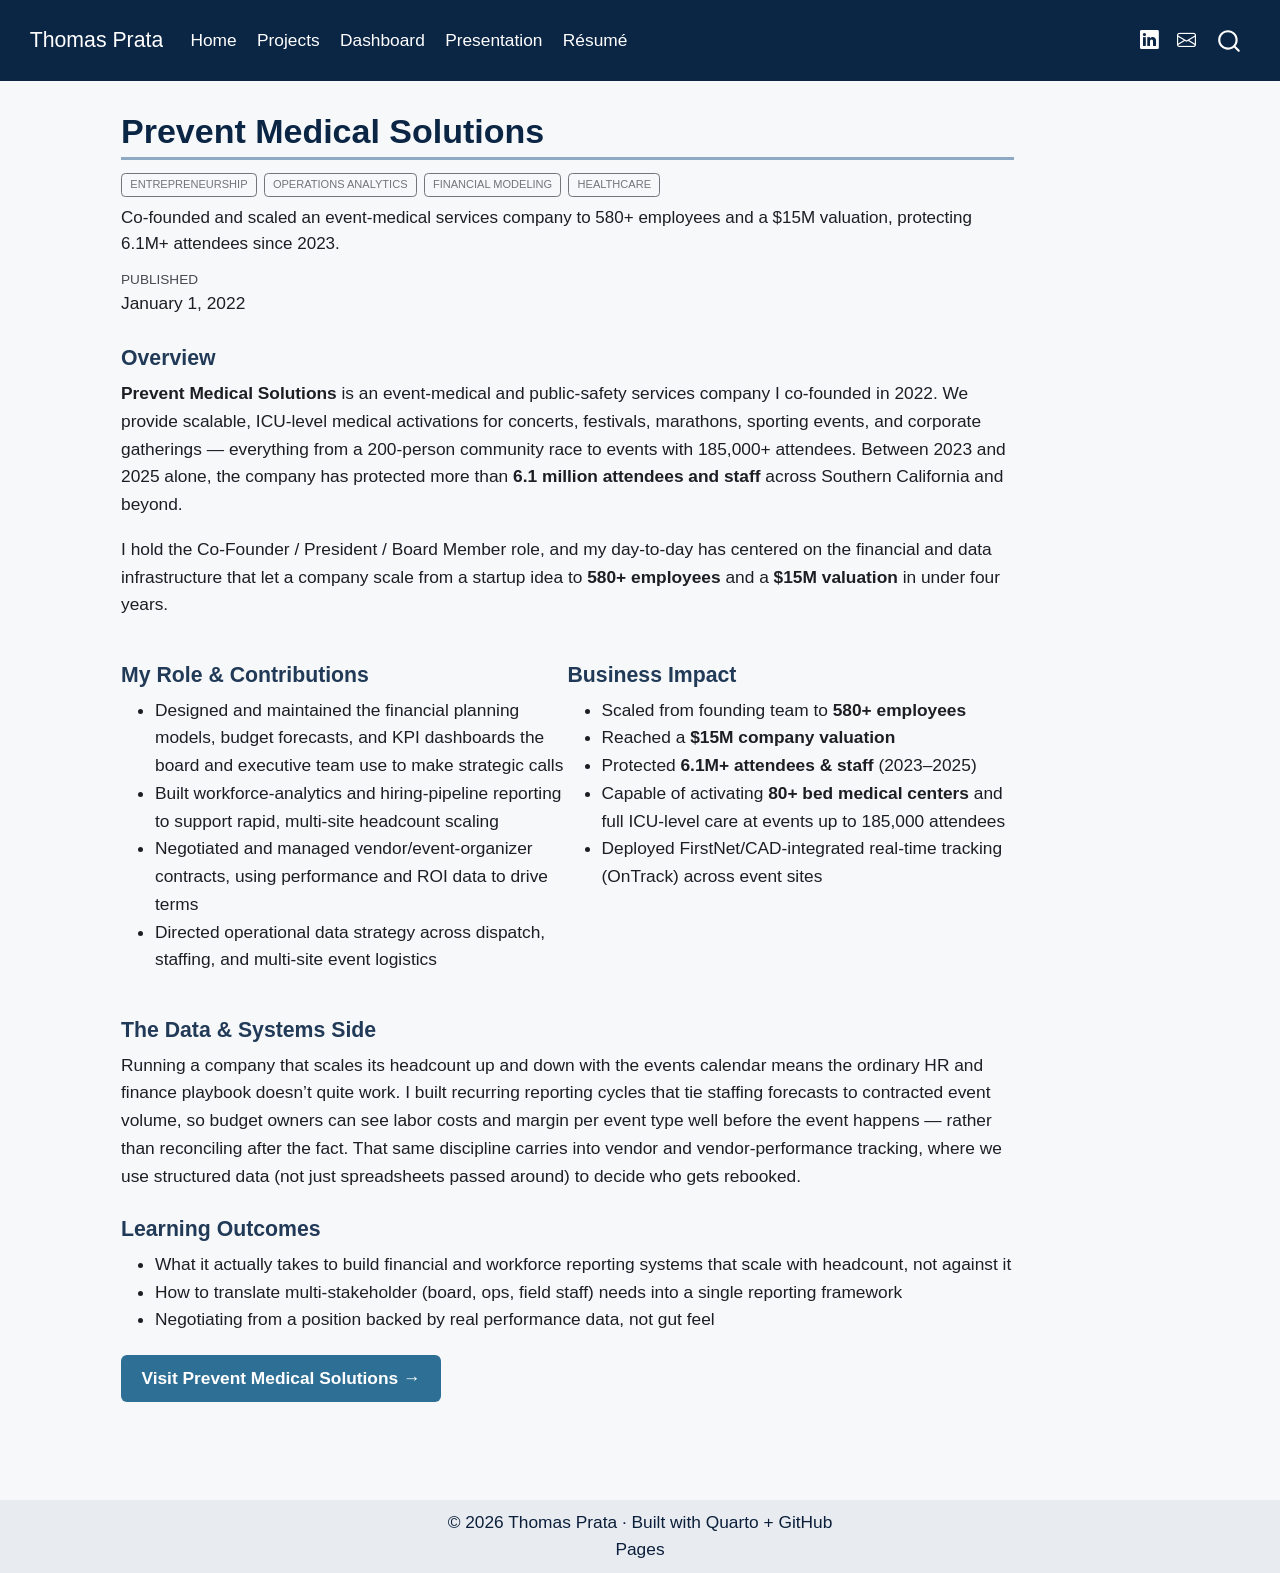
<file: projects/prevent-medical-solutions.qmdns.html>
<!DOCTYPE html>
<html xmlns="http://www.w3.org/1999/xhtml" lang="en" xml:lang="en"><head>

<meta charset="utf-8">
<meta name="generator" content="quarto-1.9.38">

<meta name="viewport" content="width=device-width, initial-scale=1.0, user-scalable=yes">

<meta name="dcterms.date" content="2022-01-01">
<meta name="description" content="Co-founded and scaled an event-medical services company to 580+ employees and a $15M valuation, protecting 6.1M+ attendees since 2023.">

<title>Prevent Medical Solutions – Thomas Prata</title>
<style>
/* Default styles provided by pandoc.
** See https://pandoc.org/MANUAL.html#variables-for-html for config info.
*/
code{white-space: pre-wrap;}
span.smallcaps{font-variant: small-caps;}
div.columns{display: flex; gap: min(4vw, 1.5em);}
div.column{flex: auto; overflow-x: auto;}
div.hanging-indent{margin-left: 1.5em; text-indent: -1.5em;}
ul.task-list{list-style: none;}
ul.task-list li input[type="checkbox"] {
  width: 0.8em;
  margin: 0 0.8em 0.2em -1em; /* quarto-specific, see https://github.com/quarto-dev/quarto-cli/issues/4556 */ 
  vertical-align: middle;
}
</style>


<script src="../site_libs/quarto-nav/quarto-nav.js"></script>
<script src="../site_libs/quarto-nav/headroom.min.js"></script>
<script src="../site_libs/clipboard/clipboard.min.js"></script>
<script src="../site_libs/quarto-search/autocomplete.umd.js"></script>
<script src="../site_libs/quarto-search/fuse.min.js"></script>
<script src="../site_libs/quarto-search/quarto-search.js"></script>
<meta name="quarto:offset" content="../">
<link href="../images/headshot.jpg" rel="icon" type="image/jpeg">
<script src="../site_libs/quarto-html/quarto.js" type="module"></script>
<script src="../site_libs/quarto-html/tabsets/tabsets.js" type="module"></script>
<script src="../site_libs/quarto-html/popper.min.js"></script>
<script src="../site_libs/quarto-html/tippy.umd.min.js"></script>
<script src="../site_libs/quarto-html/anchor.min.js"></script>
<link href="../site_libs/quarto-html/tippy.css" rel="stylesheet">
<link href="../site_libs/quarto-html/quarto-syntax-highlighting-15634bcf2e68342d4ad2dfa704d543f6.css" rel="stylesheet" id="quarto-text-highlighting-styles">
<script src="../site_libs/bootstrap/bootstrap.min.js"></script>
<link href="../site_libs/bootstrap/bootstrap-icons.css" rel="stylesheet">
<link href="../site_libs/bootstrap/bootstrap-1237b10a3a19f9f3dcc2e9f96e1206bd.min.css" rel="stylesheet" append-hash="true" id="quarto-bootstrap" data-mode="light">
<script id="quarto-search-options" type="application/json">{
  "location": "navbar",
  "copy-button": false,
  "collapse-after": 3,
  "panel-placement": "end",
  "type": "overlay",
  "limit": 50,
  "keyboard-shortcut": [
    "f",
    "/",
    "s"
  ],
  "show-item-context": false,
  "language": {
    "search-no-results-text": "No results",
    "search-matching-documents-text": "matching documents",
    "search-copy-link-title": "Copy link to search",
    "search-hide-matches-text": "Hide additional matches",
    "search-more-match-text": "more match in this document",
    "search-more-matches-text": "more matches in this document",
    "search-clear-button-title": "Clear",
    "search-text-placeholder": "",
    "search-detached-cancel-button-title": "Cancel",
    "search-submit-button-title": "Submit",
    "search-label": "Search"
  }
}</script>
<!-- Google Analytics (GA4) -->
<script async="" src="https://www.googletagmanager.com/gtag/js?id=G-QCX3G9KSPC"></script>
<script>
  window.dataLayer = window.dataLayer || [];
  function gtag(){dataLayer.push(arguments);}
  gtag('js', new Date());
  gtag('config', 'G-QCX3G9KSPC');
</script>
<!-- End Google Analytics -->

<!-- Basic SEO meta -->
<meta name="robots" content="index, follow">
<meta name="author" content="Thomas Prata">


<meta property="og:title" content="Prevent Medical Solutions – Thomas Prata">
<meta property="og:description" content="Co-founded and scaled an event-medical services company to 580+ employees and a $15M valuation, protecting 6.1M+ attendees since 2023.">
<meta property="og:image" content="https://placehold.co/600x400/0B2545/FFFFFF?text=Prevent+Medical+Solutions">
<meta property="og:site_name" content="Thomas Prata">
<meta name="twitter:title" content="Prevent Medical Solutions – Thomas Prata">
<meta name="twitter:description" content="Co-founded and scaled an event-medical services company to 580+ employees and a $15M valuation, protecting 6.1M+ attendees since 2023.">
<meta name="twitter:image" content="https://placehold.co/600x400/0B2545/FFFFFF?text=Prevent+Medical+Solutions">
<meta name="twitter:card" content="summary_large_image">
</head>

<body class="nav-fixed quarto-light">

<div id="quarto-search-results"></div>
  <header id="quarto-header" class="headroom fixed-top">
    <nav class="navbar navbar-expand-lg " data-bs-theme="dark">
      <div class="navbar-container container-fluid">
      <div class="navbar-brand-container mx-auto">
    <a class="navbar-brand" href="../index.html">
    <span class="navbar-title">Thomas Prata</span>
    </a>
  </div>
            <div id="quarto-search" class="" title="Search"></div>
          <button class="navbar-toggler" type="button" data-bs-toggle="collapse" data-bs-target="#navbarCollapse" aria-controls="navbarCollapse" role="menu" aria-expanded="false" aria-label="Toggle navigation" onclick="if (window.quartoToggleHeadroom) { window.quartoToggleHeadroom(); }">
  <span class="navbar-toggler-icon"></span>
</button>
          <div class="collapse navbar-collapse" id="navbarCollapse">
            <ul class="navbar-nav navbar-nav-scroll me-auto">
  <li class="nav-item">
    <a class="nav-link" href="../index.html"> 
<span class="menu-text">Home</span></a>
  </li>  
  <li class="nav-item">
    <a class="nav-link" href="../projects.html"> 
<span class="menu-text">Projects</span></a>
  </li>  
  <li class="nav-item">
    <a class="nav-link" href="../dashboard.html"> 
<span class="menu-text">Dashboard</span></a>
  </li>  
  <li class="nav-item">
    <a class="nav-link" href="../presentation.html"> 
<span class="menu-text">Presentation</span></a>
  </li>  
  <li class="nav-item">
    <a class="nav-link" href="../resume.html"> 
<span class="menu-text">Résumé</span></a>
  </li>  
</ul>
            <ul class="navbar-nav navbar-nav-scroll ms-auto">
  <li class="nav-item compact">
    <a class="nav-link" href="https://www.linkedin.com/search/results/all/?keywords=Thomas%20Prata"> <i class="bi bi-linkedin" role="img" aria-label="LinkedIn">
</i> 
<span class="menu-text"></span></a>
  </li>  
  <li class="nav-item compact">
    <a class="nav-link" href="mailto:Tom@breakplate.com"> <i class="bi bi-envelope" role="img" aria-label="Email">
</i> 
<span class="menu-text"></span></a>
  </li>  
</ul>
          </div> <!-- /navcollapse -->
            <div class="quarto-navbar-tools">
</div>
      </div> <!-- /container-fluid -->
    </nav>
</header>
<!-- content -->
<div id="quarto-content" class="quarto-container page-columns page-rows-contents page-layout-article page-navbar">
<!-- sidebar -->
<!-- margin-sidebar -->
    <div id="quarto-margin-sidebar" class="sidebar margin-sidebar zindex-bottom">
        
    </div>
<!-- main -->
<main class="content" id="quarto-document-content">

<header id="title-block-header" class="quarto-title-block default">
<div class="quarto-title">
<h1 class="title">Prevent Medical Solutions</h1>
  <div class="quarto-categories">
    <div class="quarto-category">Entrepreneurship</div>
    <div class="quarto-category">Operations Analytics</div>
    <div class="quarto-category">Financial Modeling</div>
    <div class="quarto-category">Healthcare</div>
  </div>
  </div>

<div>
  <div class="description">
    Co-founded and scaled an event-medical services company to 580+ employees and a $15M valuation, protecting 6.1M+ attendees since 2023.
  </div>
</div>


<div class="quarto-title-meta">

    
    <div>
    <div class="quarto-title-meta-heading">Published</div>
    <div class="quarto-title-meta-contents">
      <p class="date">January 1, 2022</p>
    </div>
  </div>
  
    
  </div>
  


</header>


<section id="overview" class="level4">
<h4 class="anchored" data-anchor-id="overview"><strong>Overview</strong></h4>
<p><strong>Prevent Medical Solutions</strong> is an event-medical and public-safety services company I co-founded in 2022. We provide scalable, ICU-level medical activations for concerts, festivals, marathons, sporting events, and corporate gatherings — everything from a 200-person community race to events with 185,000+ attendees. Between 2023 and 2025 alone, the company has protected more than <strong>6.1 million attendees and staff</strong> across Southern California and beyond.</p>
<p>I hold the Co-Founder / President / Board Member role, and my day-to-day has centered on the financial and data infrastructure that let a company scale from a startup idea to <strong>580+ employees</strong> and a <strong>$15M valuation</strong> in under four years.</p>
</section>
<div class="columns">
<div class="column" style="width:50%;">
<section id="my-role-contributions" class="level4">
<h4 class="anchored" data-anchor-id="my-role-contributions"><strong>My Role &amp; Contributions</strong></h4>
<ul>
<li>Designed and maintained the financial planning models, budget forecasts, and KPI dashboards the board and executive team use to make strategic calls</li>
<li>Built workforce-analytics and hiring-pipeline reporting to support rapid, multi-site headcount scaling</li>
<li>Negotiated and managed vendor/event-organizer contracts, using performance and ROI data to drive terms</li>
<li>Directed operational data strategy across dispatch, staffing, and multi-site event logistics</li>
</ul>
</section>
</div><div class="column" style="width:50%;">
<section id="business-impact" class="level4">
<h4 class="anchored" data-anchor-id="business-impact"><strong>Business Impact</strong></h4>
<ul>
<li>Scaled from founding team to <strong>580+ employees</strong></li>
<li>Reached a <strong>$15M company valuation</strong></li>
<li>Protected <strong>6.1M+ attendees &amp; staff</strong> (2023–2025)</li>
<li>Capable of activating <strong>80+ bed medical centers</strong> and full ICU-level care at events up to 185,000 attendees</li>
<li>Deployed FirstNet/CAD-integrated real-time tracking (OnTrack) across event sites</li>
</ul>
</section>
</div>
</div>
<section id="the-data-systems-side" class="level4">
<h4 class="anchored" data-anchor-id="the-data-systems-side"><strong>The Data &amp; Systems Side</strong></h4>
<p>Running a company that scales its headcount up and down with the events calendar means the ordinary HR and finance playbook doesn’t quite work. I built recurring reporting cycles that tie staffing forecasts to contracted event volume, so budget owners can see labor costs and margin per event type well before the event happens — rather than reconciling after the fact. That same discipline carries into vendor and vendor-performance tracking, where we use structured data (not just spreadsheets passed around) to decide who gets rebooked.</p>
</section>
<section id="learning-outcomes" class="level4">
<h4 class="anchored" data-anchor-id="learning-outcomes"><strong>Learning Outcomes</strong></h4>
<ul>
<li>What it actually takes to build financial and workforce reporting systems that scale with headcount, not against it</li>
<li>How to translate multi-stakeholder (board, ops, field staff) needs into a single reporting framework</li>
<li>Negotiating from a position backed by real performance data, not gut feel</li>
</ul>
<p><a href="https://www.preventems.com/" class="btn-cta">Visit Prevent Medical Solutions →</a></p>


</section>

</main> <!-- /main -->
<script id="quarto-html-after-body" type="application/javascript">
  window.document.addEventListener("DOMContentLoaded", function (event) {
    const icon = "";
    const anchorJS = new window.AnchorJS();
    anchorJS.options = {
      placement: 'right',
      icon: icon
    };
    anchorJS.add('.anchored');
    const isCodeAnnotation = (el) => {
      for (const clz of el.classList) {
        if (clz.startsWith('code-annotation-')) {                     
          return true;
        }
      }
      return false;
    }
    const onCopySuccess = function(e) {
      // button target
      const button = e.trigger;
      // don't keep focus
      button.blur();
      // flash "checked"
      button.classList.add('code-copy-button-checked');
      var currentTitle = button.getAttribute("title");
      button.setAttribute("title", "Copied!");
      let tooltip;
      if (window.bootstrap) {
        button.setAttribute("data-bs-toggle", "tooltip");
        button.setAttribute("data-bs-placement", "left");
        button.setAttribute("data-bs-title", "Copied!");
        tooltip = new bootstrap.Tooltip(button, 
          { trigger: "manual", 
            customClass: "code-copy-button-tooltip",
            offset: [0, -8]});
        tooltip.show();    
      }
      setTimeout(function() {
        if (tooltip) {
          tooltip.hide();
          button.removeAttribute("data-bs-title");
          button.removeAttribute("data-bs-toggle");
          button.removeAttribute("data-bs-placement");
        }
        button.setAttribute("title", currentTitle);
        button.classList.remove('code-copy-button-checked');
      }, 1000);
      // clear code selection
      e.clearSelection();
    }
    const getTextToCopy = function(trigger) {
      const outerScaffold = trigger.parentElement.cloneNode(true);
      const codeEl = outerScaffold.querySelector('code');
      for (const childEl of codeEl.children) {
        if (isCodeAnnotation(childEl)) {
          childEl.remove();
        }
      }
      return codeEl.innerText;
    }
    const clipboard = new window.ClipboardJS('.code-copy-button:not([data-in-quarto-modal])', {
      text: getTextToCopy
    });
    clipboard.on('success', onCopySuccess);
    if (window.document.getElementById('quarto-embedded-source-code-modal')) {
      const clipboardModal = new window.ClipboardJS('.code-copy-button[data-in-quarto-modal]', {
        text: getTextToCopy,
        container: window.document.getElementById('quarto-embedded-source-code-modal')
      });
      clipboardModal.on('success', onCopySuccess);
    }
      var localhostRegex = new RegExp(/^(?:http|https):\/\/localhost\:?[0-9]*\//);
      var mailtoRegex = new RegExp(/^mailto:/);
        var filterRegex = new RegExp("https:\/\/tprata24\.github\.io");
      var isInternal = (href) => {
          return filterRegex.test(href) || localhostRegex.test(href) || mailtoRegex.test(href);
      }
      // Inspect non-navigation links and adorn them if external
     var links = window.document.querySelectorAll('a[href]:not(.nav-link):not(.navbar-brand):not(.toc-action):not(.sidebar-link):not(.sidebar-item-toggle):not(.pagination-link):not(.no-external):not([aria-hidden]):not(.dropdown-item):not(.quarto-navigation-tool):not(.about-link)');
      for (var i=0; i<links.length; i++) {
        const link = links[i];
        if (!isInternal(link.href)) {
          // undo the damage that might have been done by quarto-nav.js in the case of
          // links that we want to consider external
          if (link.dataset.originalHref !== undefined) {
            link.href = link.dataset.originalHref;
          }
        }
      }
    function tippyHover(el, contentFn, onTriggerFn, onUntriggerFn) {
      const config = {
        allowHTML: true,
        maxWidth: 500,
        delay: 100,
        arrow: false,
        appendTo: function(el) {
            return el.parentElement;
        },
        interactive: true,
        interactiveBorder: 10,
        theme: 'quarto',
        placement: 'bottom-start',
      };
      if (contentFn) {
        config.content = contentFn;
      }
      if (onTriggerFn) {
        config.onTrigger = onTriggerFn;
      }
      if (onUntriggerFn) {
        config.onUntrigger = onUntriggerFn;
      }
      window.tippy(el, config); 
    }
    const noterefs = window.document.querySelectorAll('a[role="doc-noteref"]');
    for (var i=0; i<noterefs.length; i++) {
      const ref = noterefs[i];
      tippyHover(ref, function() {
        // use id or data attribute instead here
        let href = ref.getAttribute('data-footnote-href') || ref.getAttribute('href');
        try { href = new URL(href).hash; } catch {}
        const id = href.replace(/^#\/?/, "");
        const note = window.document.getElementById(id);
        if (note) {
          return note.innerHTML;
        } else {
          return "";
        }
      });
    }
    const xrefs = window.document.querySelectorAll('a.quarto-xref');
    const processXRef = (id, note) => {
      // Strip column container classes
      const stripColumnClz = (el) => {
        el.classList.remove("page-full", "page-columns");
        if (el.children) {
          for (const child of el.children) {
            stripColumnClz(child);
          }
        }
      }
      stripColumnClz(note)
      if (id === null || id.startsWith('sec-')) {
        // Special case sections, only their first couple elements
        const container = document.createElement("div");
        if (note.children && note.children.length > 2) {
          container.appendChild(note.children[0].cloneNode(true));
          for (let i = 1; i < note.children.length; i++) {
            const child = note.children[i];
            if (child.tagName === "P" && child.innerText === "") {
              continue;
            } else {
              container.appendChild(child.cloneNode(true));
              break;
            }
          }
          if (window.Quarto?.typesetMath) {
            window.Quarto.typesetMath(container);
          }
          return container.innerHTML
        } else {
          if (window.Quarto?.typesetMath) {
            window.Quarto.typesetMath(note);
          }
          return note.innerHTML;
        }
      } else {
        // Remove any anchor links if they are present
        const anchorLink = note.querySelector('a.anchorjs-link');
        if (anchorLink) {
          anchorLink.remove();
        }
        if (window.Quarto?.typesetMath) {
          window.Quarto.typesetMath(note);
        }
        if (note.classList.contains("callout")) {
          return note.outerHTML;
        } else {
          return note.innerHTML;
        }
      }
    }
    for (var i=0; i<xrefs.length; i++) {
      const xref = xrefs[i];
      tippyHover(xref, undefined, function(instance) {
        instance.disable();
        let url = xref.getAttribute('href');
        let hash = undefined; 
        if (url.startsWith('#')) {
          hash = url;
        } else {
          try { hash = new URL(url).hash; } catch {}
        }
        if (hash) {
          const id = hash.replace(/^#\/?/, "");
          const note = window.document.getElementById(id);
          if (note !== null) {
            try {
              const html = processXRef(id, note.cloneNode(true));
              instance.setContent(html);
            } finally {
              instance.enable();
              instance.show();
            }
          } else {
            // See if we can fetch this
            fetch(url.split('#')[0])
            .then(res => res.text())
            .then(html => {
              const parser = new DOMParser();
              const htmlDoc = parser.parseFromString(html, "text/html");
              const note = htmlDoc.getElementById(id);
              if (note !== null) {
                const html = processXRef(id, note);
                instance.setContent(html);
              } 
            }).finally(() => {
              instance.enable();
              instance.show();
            });
          }
        } else {
          // See if we can fetch a full url (with no hash to target)
          // This is a special case and we should probably do some content thinning / targeting
          fetch(url)
          .then(res => res.text())
          .then(html => {
            const parser = new DOMParser();
            const htmlDoc = parser.parseFromString(html, "text/html");
            const note = htmlDoc.querySelector('main.content');
            if (note !== null) {
              // This should only happen for chapter cross references
              // (since there is no id in the URL)
              // remove the first header
              if (note.children.length > 0 && note.children[0].tagName === "HEADER") {
                note.children[0].remove();
              }
              const html = processXRef(null, note);
              instance.setContent(html);
            } 
          }).finally(() => {
            instance.enable();
            instance.show();
          });
        }
      }, function(instance) {
      });
    }
        let selectedAnnoteEl;
        const selectorForAnnotation = ( cell, annotation) => {
          let cellAttr = 'data-code-cell="' + cell + '"';
          let lineAttr = 'data-code-annotation="' +  annotation + '"';
          const selector = 'span[' + cellAttr + '][' + lineAttr + ']';
          return selector;
        }
        const selectCodeLines = (annoteEl) => {
          const doc = window.document;
          const targetCell = annoteEl.getAttribute("data-target-cell");
          const targetAnnotation = annoteEl.getAttribute("data-target-annotation");
          const annoteSpan = window.document.querySelector(selectorForAnnotation(targetCell, targetAnnotation));
          const lines = annoteSpan.getAttribute("data-code-lines").split(",");
          const lineIds = lines.map((line) => {
            return targetCell + "-" + line;
          })
          let top = null;
          let height = null;
          let parent = null;
          if (lineIds.length > 0) {
              //compute the position of the single el (top and bottom and make a div)
              const el = window.document.getElementById(lineIds[0]);
              top = el.offsetTop;
              height = el.offsetHeight;
              parent = el.parentElement.parentElement;
            if (lineIds.length > 1) {
              const lastEl = window.document.getElementById(lineIds[lineIds.length - 1]);
              const bottom = lastEl.offsetTop + lastEl.offsetHeight;
              height = bottom - top;
            }
            if (top !== null && height !== null && parent !== null) {
              // cook up a div (if necessary) and position it 
              let div = window.document.getElementById("code-annotation-line-highlight");
              if (div === null) {
                div = window.document.createElement("div");
                div.setAttribute("id", "code-annotation-line-highlight");
                div.style.position = 'absolute';
                parent.appendChild(div);
              }
              div.style.top = top - 2 + "px";
              div.style.height = height + 4 + "px";
              div.style.left = 0;
              let gutterDiv = window.document.getElementById("code-annotation-line-highlight-gutter");
              if (gutterDiv === null) {
                gutterDiv = window.document.createElement("div");
                gutterDiv.setAttribute("id", "code-annotation-line-highlight-gutter");
                gutterDiv.style.position = 'absolute';
                const codeCell = window.document.getElementById(targetCell);
                const gutter = codeCell.querySelector('.code-annotation-gutter');
                gutter.appendChild(gutterDiv);
              }
              gutterDiv.style.top = top - 2 + "px";
              gutterDiv.style.height = height + 4 + "px";
            }
            selectedAnnoteEl = annoteEl;
          }
        };
        const unselectCodeLines = () => {
          const elementsIds = ["code-annotation-line-highlight", "code-annotation-line-highlight-gutter"];
          elementsIds.forEach((elId) => {
            const div = window.document.getElementById(elId);
            if (div) {
              div.remove();
            }
          });
          selectedAnnoteEl = undefined;
        };
          // Handle positioning of the toggle
      window.addEventListener(
        "resize",
        throttle(() => {
          elRect = undefined;
          if (selectedAnnoteEl) {
            selectCodeLines(selectedAnnoteEl);
          }
        }, 10)
      );
      function throttle(fn, ms) {
      let throttle = false;
      let timer;
        return (...args) => {
          if(!throttle) { // first call gets through
              fn.apply(this, args);
              throttle = true;
          } else { // all the others get throttled
              if(timer) clearTimeout(timer); // cancel #2
              timer = setTimeout(() => {
                fn.apply(this, args);
                timer = throttle = false;
              }, ms);
          }
        };
      }
        // Attach click handler to the DT
        const annoteDls = window.document.querySelectorAll('dt[data-target-cell]');
        for (const annoteDlNode of annoteDls) {
          annoteDlNode.addEventListener('click', (event) => {
            const clickedEl = event.target;
            if (clickedEl !== selectedAnnoteEl) {
              unselectCodeLines();
              const activeEl = window.document.querySelector('dt[data-target-cell].code-annotation-active');
              if (activeEl) {
                activeEl.classList.remove('code-annotation-active');
              }
              selectCodeLines(clickedEl);
              clickedEl.classList.add('code-annotation-active');
            } else {
              // Unselect the line
              unselectCodeLines();
              clickedEl.classList.remove('code-annotation-active');
            }
          });
        }
    const findCites = (el) => {
      const parentEl = el.parentElement;
      if (parentEl) {
        const cites = parentEl.dataset.cites;
        if (cites) {
          return {
            el,
            cites: cites.split(' ')
          };
        } else {
          return findCites(el.parentElement)
        }
      } else {
        return undefined;
      }
    };
    var bibliorefs = window.document.querySelectorAll('a[role="doc-biblioref"]');
    for (var i=0; i<bibliorefs.length; i++) {
      const ref = bibliorefs[i];
      const citeInfo = findCites(ref);
      if (citeInfo) {
        tippyHover(citeInfo.el, function() {
          var popup = window.document.createElement('div');
          citeInfo.cites.forEach(function(cite) {
            var citeDiv = window.document.createElement('div');
            citeDiv.classList.add('hanging-indent');
            citeDiv.classList.add('csl-entry');
            var biblioDiv = window.document.getElementById('ref-' + cite);
            if (biblioDiv) {
              citeDiv.innerHTML = biblioDiv.innerHTML;
            }
            popup.appendChild(citeDiv);
          });
          return popup.innerHTML;
        });
      }
    }
  });
  </script>
</div> <!-- /content -->
<footer class="footer">
  <div class="nav-footer">
    <div class="nav-footer-left">
      &nbsp;
    </div>   
    <div class="nav-footer-center">
<p>© 2026 Thomas Prata · Built with Quarto + GitHub Pages</p>
</div>
    <div class="nav-footer-right">
      &nbsp;
    </div>
  </div>
</footer>




</body></html>
</file>
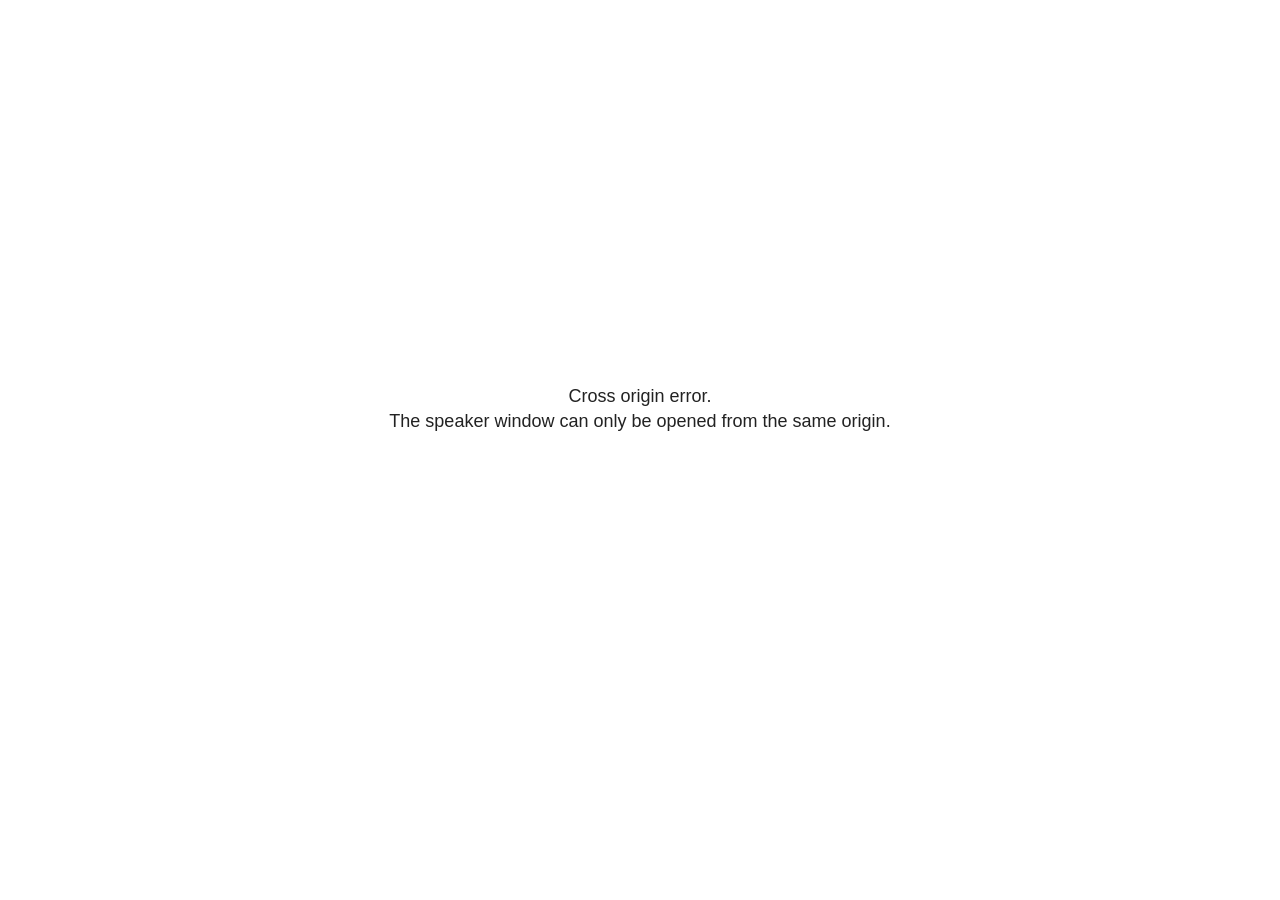
<file: site_libs/revealjs/plugin/notes/speaker-view.html>
<!--
	NOTE: You need to build the notes plugin after making changes to this file.
-->
<html lang="en">
	<head>
		<meta charset="utf-8">

		<title>reveal.js - Speaker View</title>

		<style>
			body {
				font-family: Helvetica;
				font-size: 18px;
			}

			#current-slide,
			#upcoming-slide,
			#speaker-controls {
				padding: 6px;
				box-sizing: border-box;
				-moz-box-sizing: border-box;
			}

			#current-slide iframe,
			#upcoming-slide iframe {
				width: 100%;
				height: 100%;
				border: 1px solid #ddd;
			}

			#current-slide .label,
			#upcoming-slide .label {
				position: absolute;
				top: 10px;
				left: 10px;
				z-index: 2;
			}

			#connection-status {
				position: absolute;
				top: 0;
				left: 0;
				width: 100%;
				height: 100%;
				z-index: 20;
				padding: 30% 20% 20% 20%;
				font-size: 18px;
				color: #222;
				background: #fff;
				text-align: center;
				box-sizing: border-box;
				line-height: 1.4;
			}

			.overlay-element {
				height: 34px;
				line-height: 34px;
				padding: 0 10px;
				text-shadow: none;
				background: rgba( 220, 220, 220, 0.8 );
				color: #222;
				font-size: 14px;
			}

			.overlay-element.interactive:hover {
				background: rgba( 220, 220, 220, 1 );
			}

			#current-slide {
				position: absolute;
				width: 60%;
				height: 100%;
				top: 0;
				left: 0;
				padding-right: 0;
			}

			#upcoming-slide {
				position: absolute;
				width: 40%;
				height: 40%;
				right: 0;
				top: 0;
			}

			/* Speaker controls */
			#speaker-controls {
				position: absolute;
				top: 40%;
				right: 0;
				width: 40%;
				height: 60%;
				overflow: auto;
				font-size: 18px;
			}

				.speaker-controls-time.hidden,
				.speaker-controls-notes.hidden {
					display: none;
				}

				.speaker-controls-time .label,
				.speaker-controls-pace .label,
				.speaker-controls-notes .label {
					text-transform: uppercase;
					font-weight: normal;
					font-size: 0.66em;
					color: #666;
					margin: 0;
				}

				.speaker-controls-time, .speaker-controls-pace {
					border-bottom: 1px solid rgba( 200, 200, 200, 0.5 );
					margin-bottom: 10px;
					padding: 10px 16px;
					padding-bottom: 20px;
					cursor: pointer;
				}

				.speaker-controls-time .reset-button {
					opacity: 0;
					float: right;
					color: #666;
					text-decoration: none;
				}
				.speaker-controls-time:hover .reset-button {
					opacity: 1;
				}

				.speaker-controls-time .timer,
				.speaker-controls-time .clock {
					width: 50%;
				}

				.speaker-controls-time .timer,
				.speaker-controls-time .clock,
				.speaker-controls-time .pacing .hours-value,
				.speaker-controls-time .pacing .minutes-value,
				.speaker-controls-time .pacing .seconds-value {
					font-size: 1.9em;
				}

				.speaker-controls-time .timer {
					float: left;
				}

				.speaker-controls-time .clock {
					float: right;
					text-align: right;
				}

				.speaker-controls-time span.mute {
					opacity: 0.3;
				}

				.speaker-controls-time .pacing-title {
					margin-top: 5px;
				}

				.speaker-controls-time .pacing.ahead {
					color: blue;
				}

				.speaker-controls-time .pacing.on-track {
					color: green;
				}

				.speaker-controls-time .pacing.behind {
					color: red;
				}

				.speaker-controls-notes {
					padding: 10px 16px;
				}

				.speaker-controls-notes .value {
					margin-top: 5px;
					line-height: 1.4;
					font-size: 1.2em;
				}

			/* Layout selector */
			#speaker-layout {
				position: absolute;
				top: 10px;
				right: 10px;
				color: #222;
				z-index: 10;
			}
				#speaker-layout select {
					position: absolute;
					width: 100%;
					height: 100%;
					top: 0;
					left: 0;
					border: 0;
					box-shadow: 0;
					cursor: pointer;
					opacity: 0;

					font-size: 1em;
					background-color: transparent;

					-moz-appearance: none;
					-webkit-appearance: none;
					-webkit-tap-highlight-color: rgba(0, 0, 0, 0);
				}

				#speaker-layout select:focus {
					outline: none;
					box-shadow: none;
				}

			.clear {
				clear: both;
			}

			/* Speaker layout: Wide */
			body[data-speaker-layout="wide"] #current-slide,
			body[data-speaker-layout="wide"] #upcoming-slide {
				width: 50%;
				height: 45%;
				padding: 6px;
			}

			body[data-speaker-layout="wide"] #current-slide {
				top: 0;
				left: 0;
			}

			body[data-speaker-layout="wide"] #upcoming-slide {
				top: 0;
				left: 50%;
			}

			body[data-speaker-layout="wide"] #speaker-controls {
				top: 45%;
				left: 0;
				width: 100%;
				height: 50%;
				font-size: 1.25em;
			}

			/* Speaker layout: Tall */
			body[data-speaker-layout="tall"] #current-slide,
			body[data-speaker-layout="tall"] #upcoming-slide {
				width: 45%;
				height: 50%;
				padding: 6px;
			}

			body[data-speaker-layout="tall"] #current-slide {
				top: 0;
				left: 0;
			}

			body[data-speaker-layout="tall"] #upcoming-slide {
				top: 50%;
				left: 0;
			}

			body[data-speaker-layout="tall"] #speaker-controls {
				padding-top: 40px;
				top: 0;
				left: 45%;
				width: 55%;
				height: 100%;
				font-size: 1.25em;
			}

			/* Speaker layout: Notes only */
			body[data-speaker-layout="notes-only"] #current-slide,
			body[data-speaker-layout="notes-only"] #upcoming-slide {
				display: none;
			}

			body[data-speaker-layout="notes-only"] #speaker-controls {
				padding-top: 40px;
				top: 0;
				left: 0;
				width: 100%;
				height: 100%;
				font-size: 1.25em;
			}

			@media screen and (max-width: 1080px) {
				body[data-speaker-layout="default"] #speaker-controls {
					font-size: 16px;
				}
			}

			@media screen and (max-width: 900px) {
				body[data-speaker-layout="default"] #speaker-controls {
					font-size: 14px;
				}
			}

			@media screen and (max-width: 800px) {
				body[data-speaker-layout="default"] #speaker-controls {
					font-size: 12px;
				}
			}

		</style>
	</head>

	<body>

		<div id="connection-status">Loading speaker view...</div>

		<div id="current-slide"></div>
		<div id="upcoming-slide"><span class="overlay-element label">Upcoming</span></div>
		<div id="speaker-controls">
			<div class="speaker-controls-time">
				<h4 class="label">Time <span class="reset-button">Click to Reset</span></h4>
				<div class="clock">
					<span class="clock-value">0:00 AM</span>
				</div>
				<div class="timer">
					<span class="hours-value">00</span><span class="minutes-value">:00</span><span class="seconds-value">:00</span>
				</div>
				<div class="clear"></div>

				<h4 class="label pacing-title" style="display: none">Pacing – Time to finish current slide</h4>
				<div class="pacing" style="display: none">
					<span class="hours-value">00</span><span class="minutes-value">:00</span><span class="seconds-value">:00</span>
				</div>
			</div>

			<div class="speaker-controls-notes hidden">
				<h4 class="label">Notes</h4>
				<div class="value"></div>
			</div>
		</div>
		<div id="speaker-layout" class="overlay-element interactive">
			<span class="speaker-layout-label"></span>
			<select class="speaker-layout-dropdown"></select>
		</div>

		<script>

			(function() {

				var notes,
					notesValue,
					currentState,
					currentSlide,
					upcomingSlide,
					layoutLabel,
					layoutDropdown,
					pendingCalls = {},
					lastRevealApiCallId = 0,
					connected = false

				var connectionStatus = document.querySelector( '#connection-status' );

				var SPEAKER_LAYOUTS = {
					'default': 'Default',
					'wide': 'Wide',
					'tall': 'Tall',
					'notes-only': 'Notes only'
				};

				setupLayout();

				let openerOrigin;

				try {
					openerOrigin = window.opener.location.origin;
				}
				catch ( error ) { console.warn( error ) }

				// In order to prevent XSS, the speaker view will only run if its
				// opener has the same origin as itself
				if( window.location.origin !== openerOrigin ) {
					connectionStatus.innerHTML = 'Cross origin error.<br>The speaker window can only be opened from the same origin.';
					return;
				}

				var connectionTimeout = setTimeout( function() {
					connectionStatus.innerHTML = 'Error connecting to main window.<br>Please try closing and reopening the speaker view.';
				}, 5000 );

				window.addEventListener( 'message', function( event ) {

					// Validate the origin of all messages to avoid parsing messages
					// that aren't meant for us. Ignore when running off file:// so
					// that the speaker view continues to work without a web server.
					if( window.location.origin !== event.origin && window.location.origin !== 'file://' ) {
						return
					}

					clearTimeout( connectionTimeout );
					connectionStatus.style.display = 'none';

					var data = JSON.parse( event.data );

					// The overview mode is only useful to the reveal.js instance
					// where navigation occurs so we don't sync it
					if( data.state ) delete data.state.overview;

					// Messages sent by the notes plugin inside of the main window
					if( data && data.namespace === 'reveal-notes' ) {
						if( data.type === 'connect' ) {
							handleConnectMessage( data );
						}
						else if( data.type === 'state' ) {
							handleStateMessage( data );
						}
						else if( data.type === 'return' ) {
							pendingCalls[data.callId](data.result);
							delete pendingCalls[data.callId];
						}
					}
					// Messages sent by the reveal.js inside of the current slide preview
					else if( data && data.namespace === 'reveal' ) {
						if( /ready/.test( data.eventName ) ) {
							// Send a message back to notify that the handshake is complete
							window.opener.postMessage( JSON.stringify({ namespace: 'reveal-notes', type: 'connected'} ), '*' );
						}
						else if( /slidechanged|fragmentshown|fragmenthidden|paused|resumed/.test( data.eventName ) && currentState !== JSON.stringify( data.state ) ) {

							dispatchStateToMainWindow( data.state );

						}
					}

				} );

				/**
				 * Updates the presentation in the main window to match the state
				 * of the presentation in the notes window.
				 */
				const dispatchStateToMainWindow = debounce(( state ) => {
					window.opener.postMessage( JSON.stringify({ method: 'setState', args: [ state ]} ), '*' );
				}, 500);

				/**
				 * Asynchronously calls the Reveal.js API of the main frame.
				 */
				function callRevealApi( methodName, methodArguments, callback ) {

					var callId = ++lastRevealApiCallId;
					pendingCalls[callId] = callback;
					window.opener.postMessage( JSON.stringify( {
						namespace: 'reveal-notes',
						type: 'call',
						callId: callId,
						methodName: methodName,
						arguments: methodArguments
					} ), '*' );

				}

				/**
				 * Called when the main window is trying to establish a
				 * connection.
				 */
				function handleConnectMessage( data ) {

					if( connected === false ) {
						connected = true;

						setupIframes( data );
						setupKeyboard();
						setupNotes();
						setupTimer();
						setupHeartbeat();
					}

				}

				/**
				 * Called when the main window sends an updated state.
				 */
				function handleStateMessage( data ) {

					// Store the most recently set state to avoid circular loops
					// applying the same state
					currentState = JSON.stringify( data.state );

					// No need for updating the notes in case of fragment changes
					if ( data.notes ) {
						notes.classList.remove( 'hidden' );
						notesValue.style.whiteSpace = data.whitespace;
						if( data.markdown ) {
							notesValue.innerHTML = marked( data.notes );
						}
						else {
							notesValue.innerHTML = data.notes;
						}
					}
					else {
						notes.classList.add( 'hidden' );
					}

					// Update the note slides
					currentSlide.contentWindow.postMessage( JSON.stringify({ method: 'setState', args: [ data.state ] }), '*' );
					upcomingSlide.contentWindow.postMessage( JSON.stringify({ method: 'setState', args: [ data.state ] }), '*' );
					upcomingSlide.contentWindow.postMessage( JSON.stringify({ method: 'next' }), '*' );

				}

				// Limit to max one state update per X ms
				handleStateMessage = debounce( handleStateMessage, 200 );

				/**
				 * Forward keyboard events to the current slide window.
				 * This enables keyboard events to work even if focus
				 * isn't set on the current slide iframe.
				 *
				 * Block F5 default handling, it reloads and disconnects
				 * the speaker notes window.
				 */
				function setupKeyboard() {

					document.addEventListener( 'keydown', function( event ) {
						if( event.keyCode === 116 || ( event.metaKey && event.keyCode === 82 ) ) {
							event.preventDefault();
							return false;
						}
						currentSlide.contentWindow.postMessage( JSON.stringify({ method: 'triggerKey', args: [ event.keyCode ] }), '*' );
					} );

				}

				/**
				 * Creates the preview iframes.
				 */
				function setupIframes( data ) {

					var params = [
						'receiver',
						'progress=false',
						'history=false',
						'transition=none',
						'autoSlide=0',
						'backgroundTransition=none'
					].join( '&' );

					var urlSeparator = /\?/.test(data.url) ? '&' : '?';
					var hash = '#/' + data.state.indexh + '/' + data.state.indexv;
					var currentURL = data.url + urlSeparator + params + '&scrollActivationWidth=false&postMessageEvents=true' + hash;
					var upcomingURL = data.url + urlSeparator + params + '&scrollActivationWidth=false&controls=false' + hash;

					currentSlide = document.createElement( 'iframe' );
					currentSlide.setAttribute( 'width', 1280 );
					currentSlide.setAttribute( 'height', 1024 );
					currentSlide.setAttribute( 'src', currentURL );
					document.querySelector( '#current-slide' ).appendChild( currentSlide );

					upcomingSlide = document.createElement( 'iframe' );
					upcomingSlide.setAttribute( 'width', 640 );
					upcomingSlide.setAttribute( 'height', 512 );
					upcomingSlide.setAttribute( 'src', upcomingURL );
					document.querySelector( '#upcoming-slide' ).appendChild( upcomingSlide );

				}

				/**
				 * Setup the notes UI.
				 */
				function setupNotes() {

					notes = document.querySelector( '.speaker-controls-notes' );
					notesValue = document.querySelector( '.speaker-controls-notes .value' );

				}

				/**
				 * We send out a heartbeat at all times to ensure we can
				 * reconnect with the main presentation window after reloads.
				 */
				function setupHeartbeat() {

					setInterval( () => {
						window.opener.postMessage( JSON.stringify({ namespace: 'reveal-notes', type: 'heartbeat'} ), '*' );
					}, 1000 );

				}

				function getTimings( callback ) {

					callRevealApi( 'getSlidesAttributes', [], function ( slideAttributes ) {
						callRevealApi( 'getConfig', [], function ( config ) {
							var totalTime = config.totalTime;
							var minTimePerSlide = config.minimumTimePerSlide || 0;
							var defaultTiming = config.defaultTiming;
							if ((defaultTiming == null) && (totalTime == null)) {
								callback(null);
								return;
							}
							// Setting totalTime overrides defaultTiming
							if (totalTime) {
								defaultTiming = 0;
							}
							var timings = [];
							for ( var i in slideAttributes ) {
								var slide = slideAttributes[ i ];
								var timing = defaultTiming;
								if( slide.hasOwnProperty( 'data-timing' )) {
									var t = slide[ 'data-timing' ];
									timing = parseInt(t);
									if( isNaN(timing) ) {
										console.warn("Could not parse timing '" + t + "' of slide " + i + "; using default of " + defaultTiming);
										timing = defaultTiming;
									}
								}
								timings.push(timing);
							}
							if ( totalTime ) {
								// After we've allocated time to individual slides, we summarize it and
								// subtract it from the total time
								var remainingTime = totalTime - timings.reduce( function(a, b) { return a + b; }, 0 );
								// The remaining time is divided by the number of slides that have 0 seconds
								// allocated at the moment, giving the average time-per-slide on the remaining slides
								var remainingSlides = (timings.filter( function(x) { return x == 0 }) ).length
								var timePerSlide = Math.round( remainingTime / remainingSlides, 0 )
								// And now we replace every zero-value timing with that average
								timings = timings.map( function(x) { return (x==0 ? timePerSlide : x) } );
							}
							var slidesUnderMinimum = timings.filter( function(x) { return (x < minTimePerSlide) } ).length
							if ( slidesUnderMinimum ) {
								message = "The pacing time for " + slidesUnderMinimum + " slide(s) is under the configured minimum of " + minTimePerSlide + " seconds. Check the data-timing attribute on individual slides, or consider increasing the totalTime or minimumTimePerSlide configuration options (or removing some slides).";
								alert(message);
							}
							callback( timings );
						} );
					} );

				}

				/**
				 * Return the number of seconds allocated for presenting
				 * all slides up to and including this one.
				 */
				function getTimeAllocated( timings, callback ) {

					callRevealApi( 'getSlidePastCount', [], function ( currentSlide ) {
						var allocated = 0;
						for (var i in timings.slice(0, currentSlide + 1)) {
							allocated += timings[i];
						}
						callback( allocated );
					} );

				}

				/**
				 * Create the timer and clock and start updating them
				 * at an interval.
				 */
				function setupTimer() {

					var start = new Date(),
					timeEl = document.querySelector( '.speaker-controls-time' ),
					clockEl = timeEl.querySelector( '.clock-value' ),
					hoursEl = timeEl.querySelector( '.hours-value' ),
					minutesEl = timeEl.querySelector( '.minutes-value' ),
					secondsEl = timeEl.querySelector( '.seconds-value' ),
					pacingTitleEl = timeEl.querySelector( '.pacing-title' ),
					pacingEl = timeEl.querySelector( '.pacing' ),
					pacingHoursEl = pacingEl.querySelector( '.hours-value' ),
					pacingMinutesEl = pacingEl.querySelector( '.minutes-value' ),
					pacingSecondsEl = pacingEl.querySelector( '.seconds-value' );

					var timings = null;
					getTimings( function ( _timings ) {

						timings = _timings;
						if (_timings !== null) {
							pacingTitleEl.style.removeProperty('display');
							pacingEl.style.removeProperty('display');
						}

						// Update once directly
						_updateTimer();

						// Then update every second
						setInterval( _updateTimer, 1000 );

					} );


					function _resetTimer() {

						if (timings == null) {
							start = new Date();
							_updateTimer();
						}
						else {
							// Reset timer to beginning of current slide
							getTimeAllocated( timings, function ( slideEndTimingSeconds ) {
								var slideEndTiming = slideEndTimingSeconds * 1000;
								callRevealApi( 'getSlidePastCount', [], function ( currentSlide ) {
									var currentSlideTiming = timings[currentSlide] * 1000;
									var previousSlidesTiming = slideEndTiming - currentSlideTiming;
									var now = new Date();
									start = new Date(now.getTime() - previousSlidesTiming);
									_updateTimer();
								} );
							} );
						}

					}

					timeEl.addEventListener( 'click', function() {
						_resetTimer();
						return false;
					} );

					function _displayTime( hrEl, minEl, secEl, time) {

						var sign = Math.sign(time) == -1 ? "-" : "";
						time = Math.abs(Math.round(time / 1000));
						var seconds = time % 60;
						var minutes = Math.floor( time / 60 ) % 60 ;
						var hours = Math.floor( time / ( 60 * 60 )) ;
						hrEl.innerHTML = sign + zeroPadInteger( hours );
						if (hours == 0) {
							hrEl.classList.add( 'mute' );
						}
						else {
							hrEl.classList.remove( 'mute' );
						}
						minEl.innerHTML = ':' + zeroPadInteger( minutes );
						if (hours == 0 && minutes == 0) {
							minEl.classList.add( 'mute' );
						}
						else {
							minEl.classList.remove( 'mute' );
						}
						secEl.innerHTML = ':' + zeroPadInteger( seconds );
					}

					function _updateTimer() {

						var diff, hours, minutes, seconds,
						now = new Date();

						diff = now.getTime() - start.getTime();

						clockEl.innerHTML = now.toLocaleTimeString( 'en-US', { hour12: true, hour: '2-digit', minute:'2-digit' } );
						_displayTime( hoursEl, minutesEl, secondsEl, diff );
						if (timings !== null) {
							_updatePacing(diff);
						}

					}

					function _updatePacing(diff) {

						getTimeAllocated( timings, function ( slideEndTimingSeconds ) {
							var slideEndTiming = slideEndTimingSeconds * 1000;

							callRevealApi( 'getSlidePastCount', [], function ( currentSlide ) {
								var currentSlideTiming = timings[currentSlide] * 1000;
								var timeLeftCurrentSlide = slideEndTiming - diff;
								if (timeLeftCurrentSlide < 0) {
									pacingEl.className = 'pacing behind';
								}
								else if (timeLeftCurrentSlide < currentSlideTiming) {
									pacingEl.className = 'pacing on-track';
								}
								else {
									pacingEl.className = 'pacing ahead';
								}
								_displayTime( pacingHoursEl, pacingMinutesEl, pacingSecondsEl, timeLeftCurrentSlide );
							} );
						} );
					}

				}

				/**
				 * Sets up the speaker view layout and layout selector.
				 */
				function setupLayout() {

					layoutDropdown = document.querySelector( '.speaker-layout-dropdown' );
					layoutLabel = document.querySelector( '.speaker-layout-label' );

					// Render the list of available layouts
					for( var id in SPEAKER_LAYOUTS ) {
						var option = document.createElement( 'option' );
						option.setAttribute( 'value', id );
						option.textContent = SPEAKER_LAYOUTS[ id ];
						layoutDropdown.appendChild( option );
					}

					// Monitor the dropdown for changes
					layoutDropdown.addEventListener( 'change', function( event ) {

						setLayout( layoutDropdown.value );

					}, false );

					// Restore any currently persisted layout
					setLayout( getLayout() );

				}

				/**
				 * Sets a new speaker view layout. The layout is persisted
				 * in local storage.
				 */
				function setLayout( value ) {

					var title = SPEAKER_LAYOUTS[ value ];

					layoutLabel.innerHTML = 'Layout' + ( title ? ( ': ' + title ) : '' );
					layoutDropdown.value = value;

					document.body.setAttribute( 'data-speaker-layout', value );

					// Persist locally
					if( supportsLocalStorage() ) {
						window.localStorage.setItem( 'reveal-speaker-layout', value );
					}

				}

				/**
				 * Returns the ID of the most recently set speaker layout
				 * or our default layout if none has been set.
				 */
				function getLayout() {

					if( supportsLocalStorage() ) {
						var layout = window.localStorage.getItem( 'reveal-speaker-layout' );
						if( layout ) {
							return layout;
						}
					}

					// Default to the first record in the layouts hash
					for( var id in SPEAKER_LAYOUTS ) {
						return id;
					}

				}

				function supportsLocalStorage() {

					try {
						localStorage.setItem('test', 'test');
						localStorage.removeItem('test');
						return true;
					}
					catch( e ) {
						return false;
					}

				}

				function zeroPadInteger( num ) {

					var str = '00' + parseInt( num );
					return str.substring( str.length - 2 );

				}

				/**
				 * Limits the frequency at which a function can be called.
				 */
				function debounce( fn, ms ) {

					var lastTime = 0,
						timeout;

					return function() {

						var args = arguments;
						var context = this;

						clearTimeout( timeout );

						var timeSinceLastCall = Date.now() - lastTime;
						if( timeSinceLastCall > ms ) {
							fn.apply( context, args );
							lastTime = Date.now();
						}
						else {
							timeout = setTimeout( function() {
								fn.apply( context, args );
								lastTime = Date.now();
							}, ms - timeSinceLastCall );
						}

					}

				}

			})();

		</script>
	</body>
</html>
</file>
<file: site_libs/quarto-html/tippy.css>
.tippy-box[data-animation=fade][data-state=hidden]{opacity:0}[data-tippy-root]{max-width:calc(100vw - 10px)}.tippy-box{position:relative;background-color:#333;color:#fff;border-radius:4px;font-size:14px;line-height:1.4;white-space:normal;outline:0;transition-property:transform,visibility,opacity}.tippy-box[data-placement^=top]>.tippy-arrow{bottom:0}.tippy-box[data-placement^=top]>.tippy-arrow:before{bottom:-7px;left:0;border-width:8px 8px 0;border-top-color:initial;transform-origin:center top}.tippy-box[data-placement^=bottom]>.tippy-arrow{top:0}.tippy-box[data-placement^=bottom]>.tippy-arrow:before{top:-7px;left:0;border-width:0 8px 8px;border-bottom-color:initial;transform-origin:center bottom}.tippy-box[data-placement^=left]>.tippy-arrow{right:0}.tippy-box[data-placement^=left]>.tippy-arrow:before{border-width:8px 0 8px 8px;border-left-color:initial;right:-7px;transform-origin:center left}.tippy-box[data-placement^=right]>.tippy-arrow{left:0}.tippy-box[data-placement^=right]>.tippy-arrow:before{left:-7px;border-width:8px 8px 8px 0;border-right-color:initial;transform-origin:center right}.tippy-box[data-inertia][data-state=visible]{transition-timing-function:cubic-bezier(.54,1.5,.38,1.11)}.tippy-arrow{width:16px;height:16px;color:#333}.tippy-arrow:before{content:"";position:absolute;border-color:transparent;border-style:solid}.tippy-content{position:relative;padding:5px 9px;z-index:1}
</file>
<file: site_libs/quarto-html/quarto-syntax-highlighting-15634bcf2e68342d4ad2dfa704d543f6.css>
/* quarto syntax highlight colors */
:root {
  --quarto-hl-ot-color: #003B4F;
  --quarto-hl-at-color: #657422;
  --quarto-hl-ss-color: #20794D;
  --quarto-hl-an-color: #5E5E5E;
  --quarto-hl-fu-color: #4758AB;
  --quarto-hl-st-color: #20794D;
  --quarto-hl-cf-color: #003B4F;
  --quarto-hl-op-color: #5E5E5E;
  --quarto-hl-er-color: #AD0000;
  --quarto-hl-bn-color: #AD0000;
  --quarto-hl-al-color: #AD0000;
  --quarto-hl-va-color: #111111;
  --quarto-hl-bu-color: inherit;
  --quarto-hl-ex-color: inherit;
  --quarto-hl-pp-color: #AD0000;
  --quarto-hl-in-color: #5E5E5E;
  --quarto-hl-vs-color: #20794D;
  --quarto-hl-wa-color: #5E5E5E;
  --quarto-hl-do-color: #5E5E5E;
  --quarto-hl-im-color: #00769E;
  --quarto-hl-ch-color: #20794D;
  --quarto-hl-dt-color: #AD0000;
  --quarto-hl-fl-color: #AD0000;
  --quarto-hl-co-color: #5E5E5E;
  --quarto-hl-cv-color: #5E5E5E;
  --quarto-hl-cn-color: #8f5902;
  --quarto-hl-sc-color: #5E5E5E;
  --quarto-hl-dv-color: #AD0000;
  --quarto-hl-kw-color: #003B4F;
}

/* other quarto variables */
:root {
  --quarto-font-monospace: SFMono-Regular, Menlo, Monaco, Consolas, "Liberation Mono", "Courier New", monospace;
}

/* syntax highlight based on Pandoc's rules */
pre > code.sourceCode > span {
  color: #003B4F;
}

code.sourceCode > span {
  color: #003B4F;
}

div.sourceCode,
div.sourceCode pre.sourceCode {
  color: #003B4F;
}

/* Normal */
code span {
  color: #003B4F;
}

/* Alert */
code span.al {
  color: #AD0000;
  font-style: inherit;
}

/* Annotation */
code span.an {
  color: #5E5E5E;
  font-style: inherit;
}

/* Attribute */
code span.at {
  color: #657422;
  font-style: inherit;
}

/* BaseN */
code span.bn {
  color: #AD0000;
  font-style: inherit;
}

/* BuiltIn */
code span.bu {
  font-style: inherit;
}

/* ControlFlow */
code span.cf {
  color: #003B4F;
  font-weight: bold;
  font-style: inherit;
}

/* Char */
code span.ch {
  color: #20794D;
  font-style: inherit;
}

/* Constant */
code span.cn {
  color: #8f5902;
  font-style: inherit;
}

/* Comment */
code span.co {
  color: #5E5E5E;
  font-style: inherit;
}

/* CommentVar */
code span.cv {
  color: #5E5E5E;
  font-style: italic;
}

/* Documentation */
code span.do {
  color: #5E5E5E;
  font-style: italic;
}

/* DataType */
code span.dt {
  color: #AD0000;
  font-style: inherit;
}

/* DecVal */
code span.dv {
  color: #AD0000;
  font-style: inherit;
}

/* Error */
code span.er {
  color: #AD0000;
  font-style: inherit;
}

/* Extension */
code span.ex {
  font-style: inherit;
}

/* Float */
code span.fl {
  color: #AD0000;
  font-style: inherit;
}

/* Function */
code span.fu {
  color: #4758AB;
  font-style: inherit;
}

/* Import */
code span.im {
  color: #00769E;
  font-style: inherit;
}

/* Information */
code span.in {
  color: #5E5E5E;
  font-style: inherit;
}

/* Keyword */
code span.kw {
  color: #003B4F;
  font-weight: bold;
  font-style: inherit;
}

/* Operator */
code span.op {
  color: #5E5E5E;
  font-style: inherit;
}

/* Other */
code span.ot {
  color: #003B4F;
  font-style: inherit;
}

/* Preprocessor */
code span.pp {
  color: #AD0000;
  font-style: inherit;
}

/* SpecialChar */
code span.sc {
  color: #5E5E5E;
  font-style: inherit;
}

/* SpecialString */
code span.ss {
  color: #20794D;
  font-style: inherit;
}

/* String */
code span.st {
  color: #20794D;
  font-style: inherit;
}

/* Variable */
code span.va {
  color: #111111;
  font-style: inherit;
}

/* VerbatimString */
code span.vs {
  color: #20794D;
  font-style: inherit;
}

/* Warning */
code span.wa {
  color: #5E5E5E;
  font-style: italic;
}

.prevent-inlining {
  content: "</";
}

/*# sourceMappingURL=f23921c56f73e400b49028c9186a1aa0.css.map */
</file>
